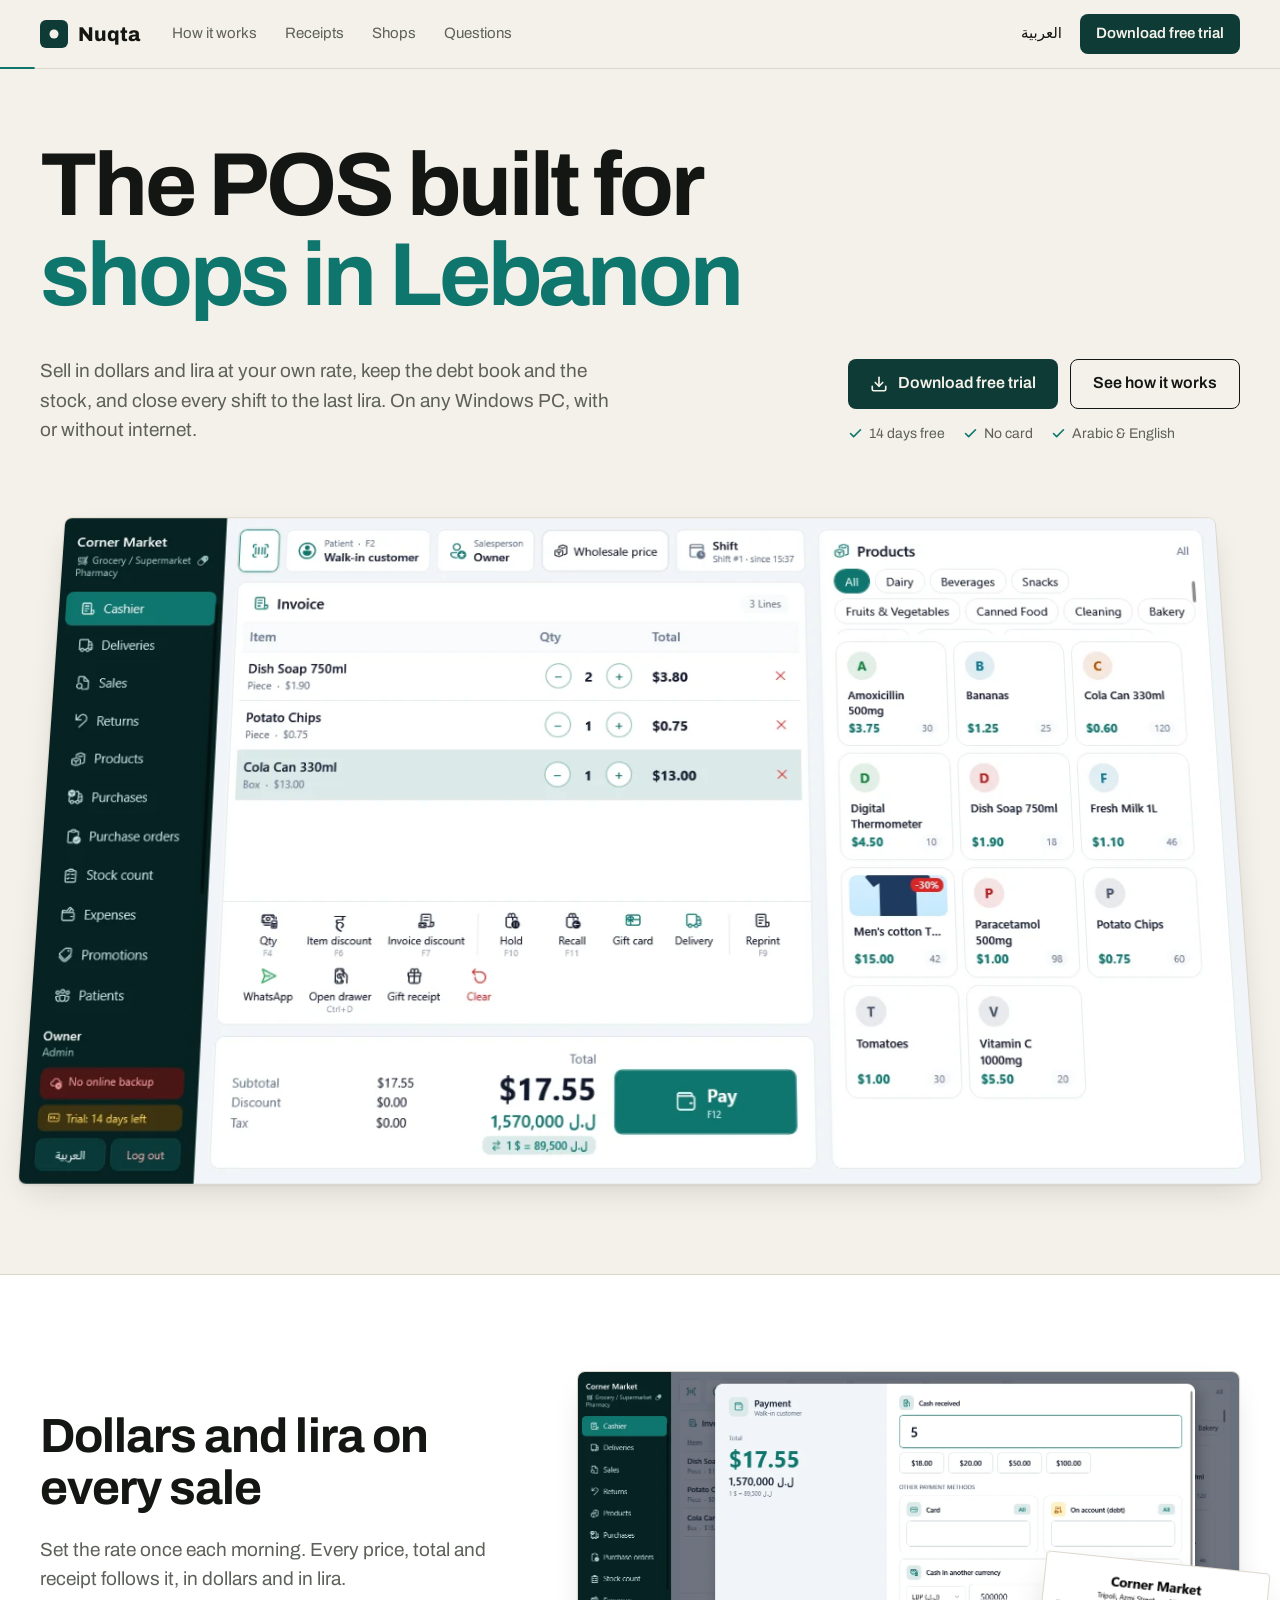
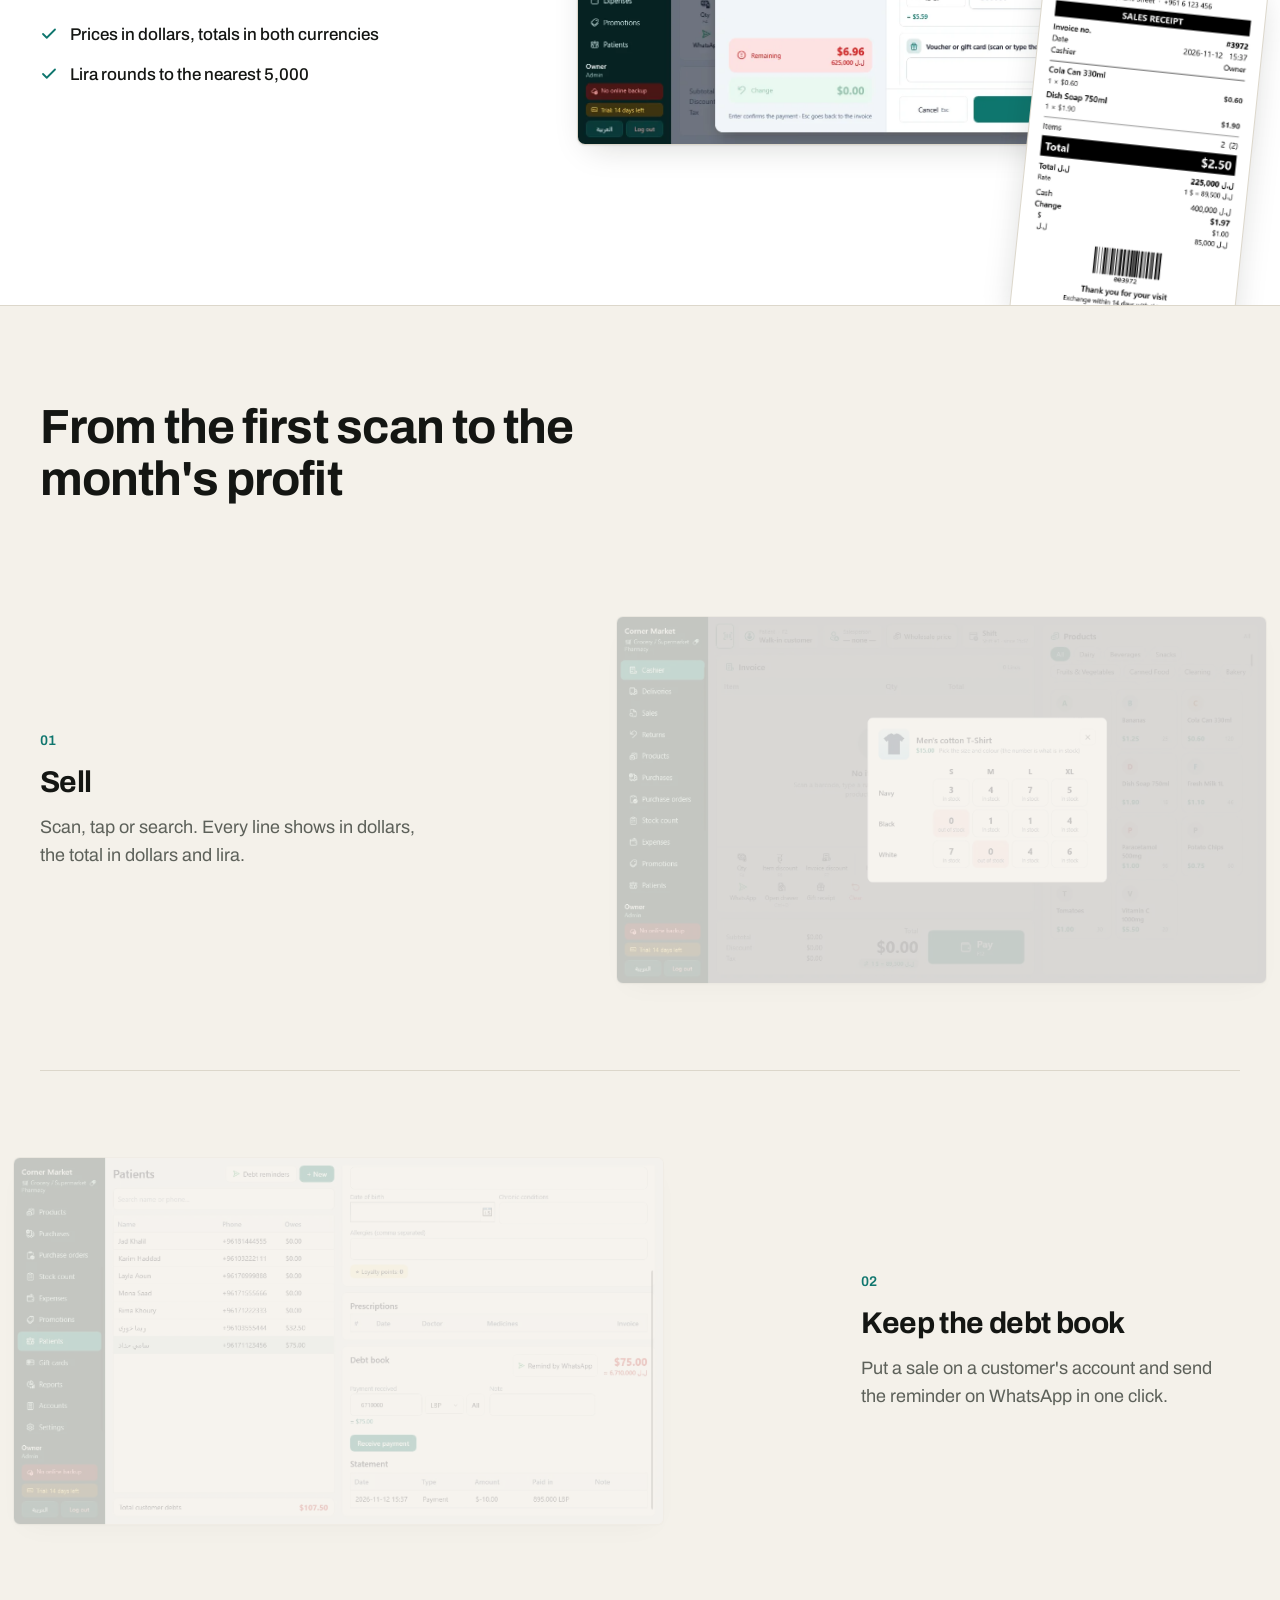
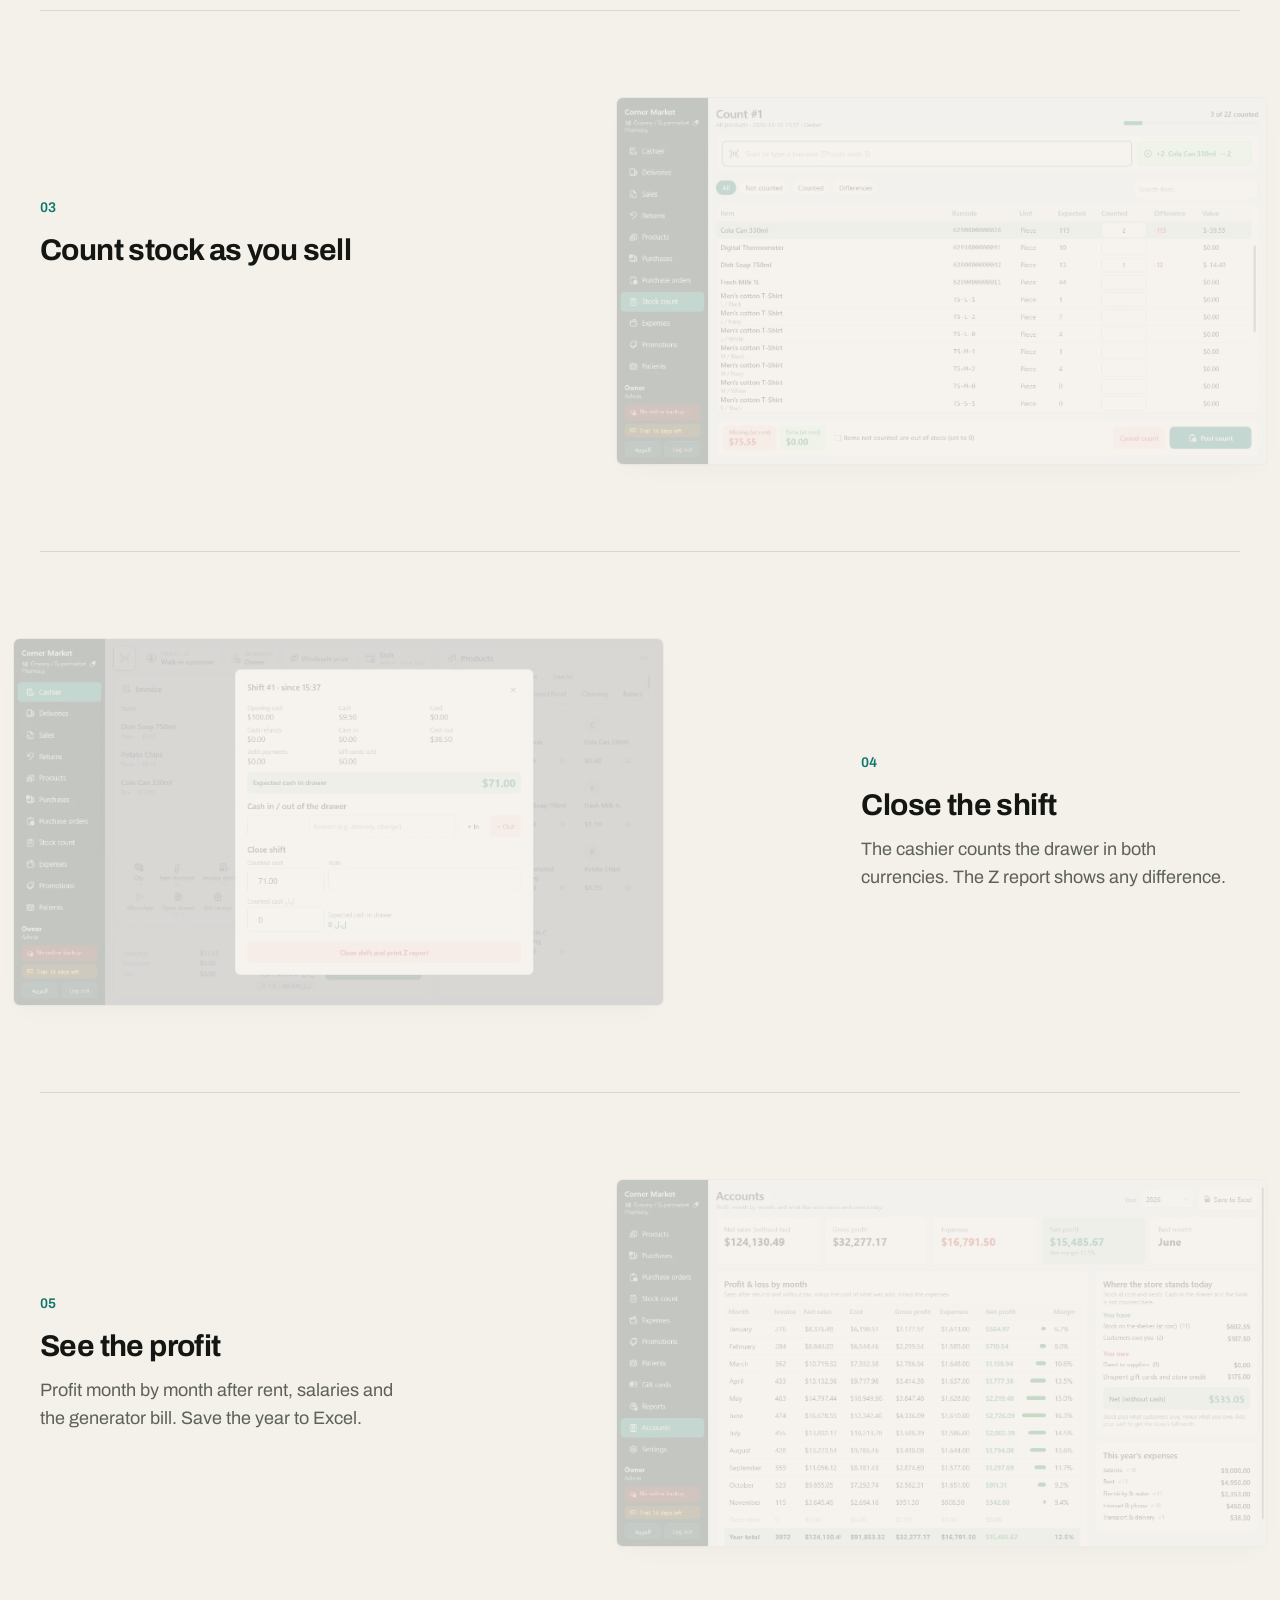
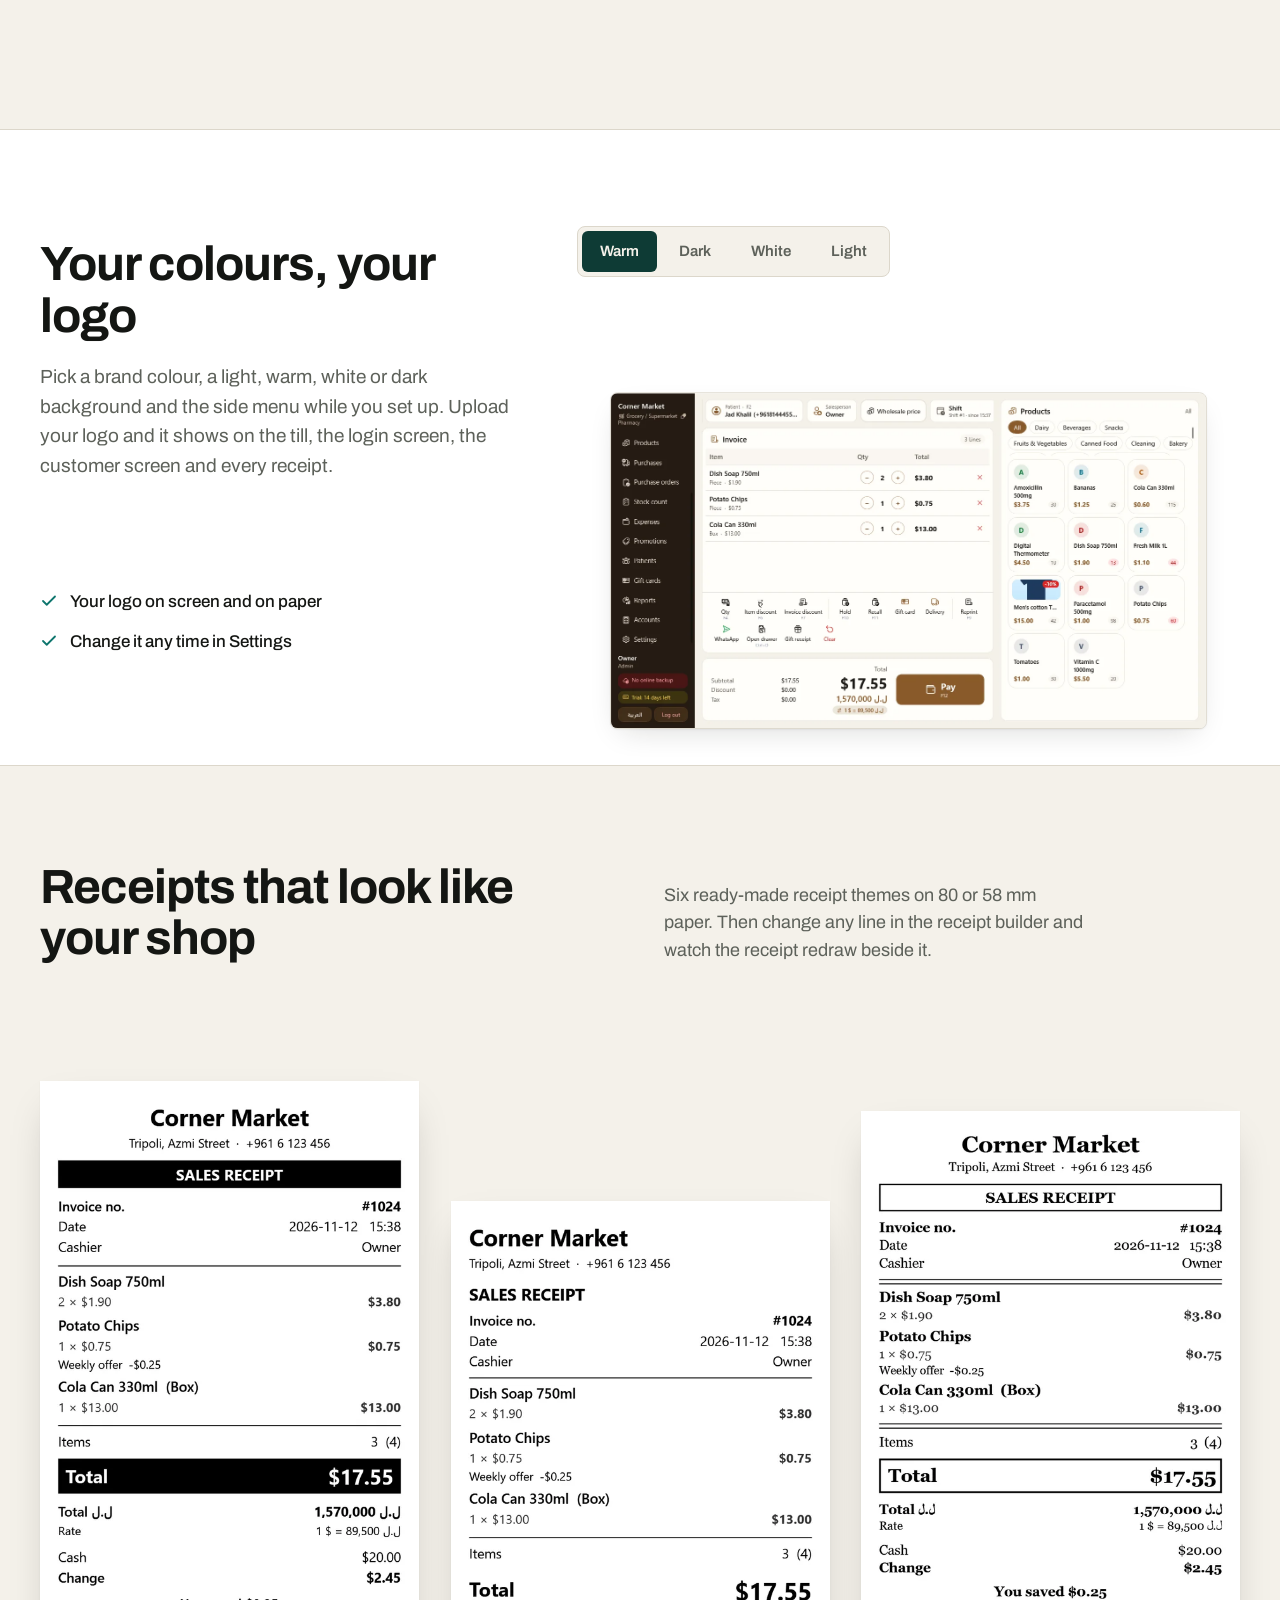
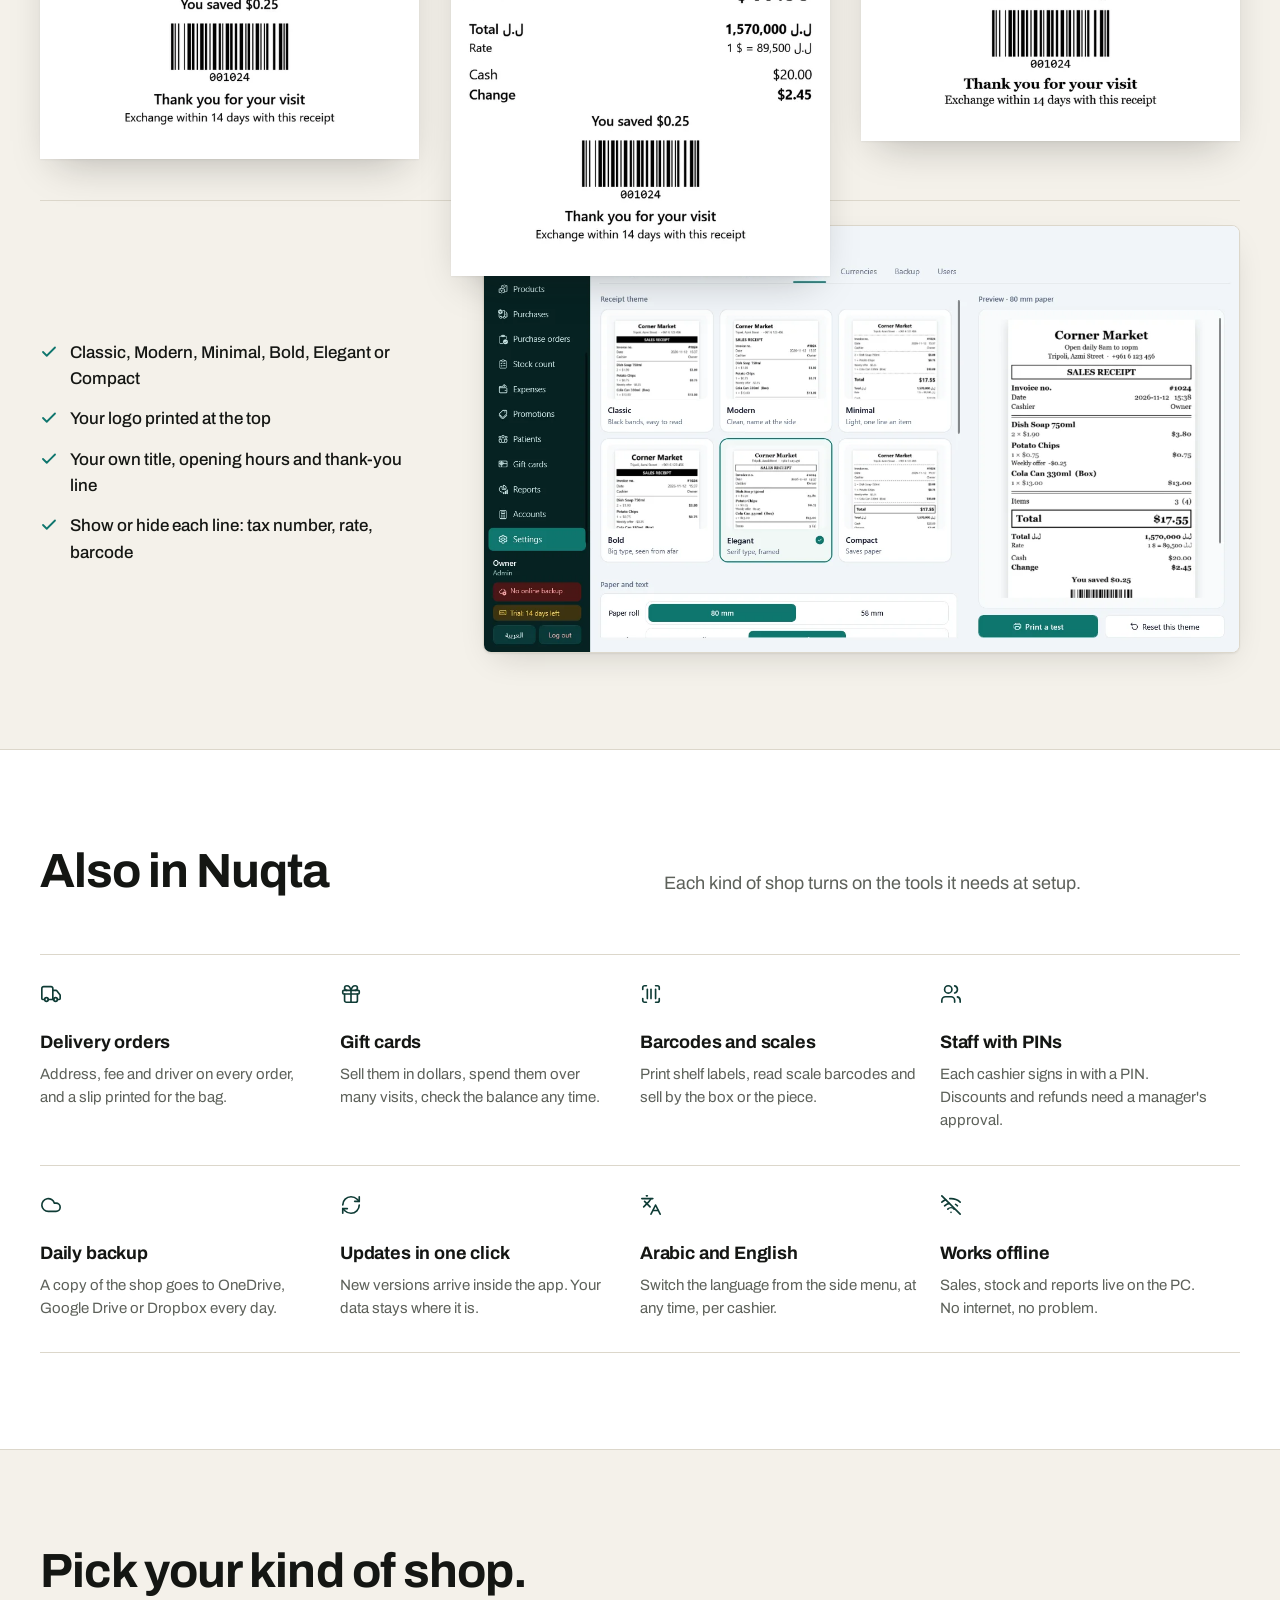
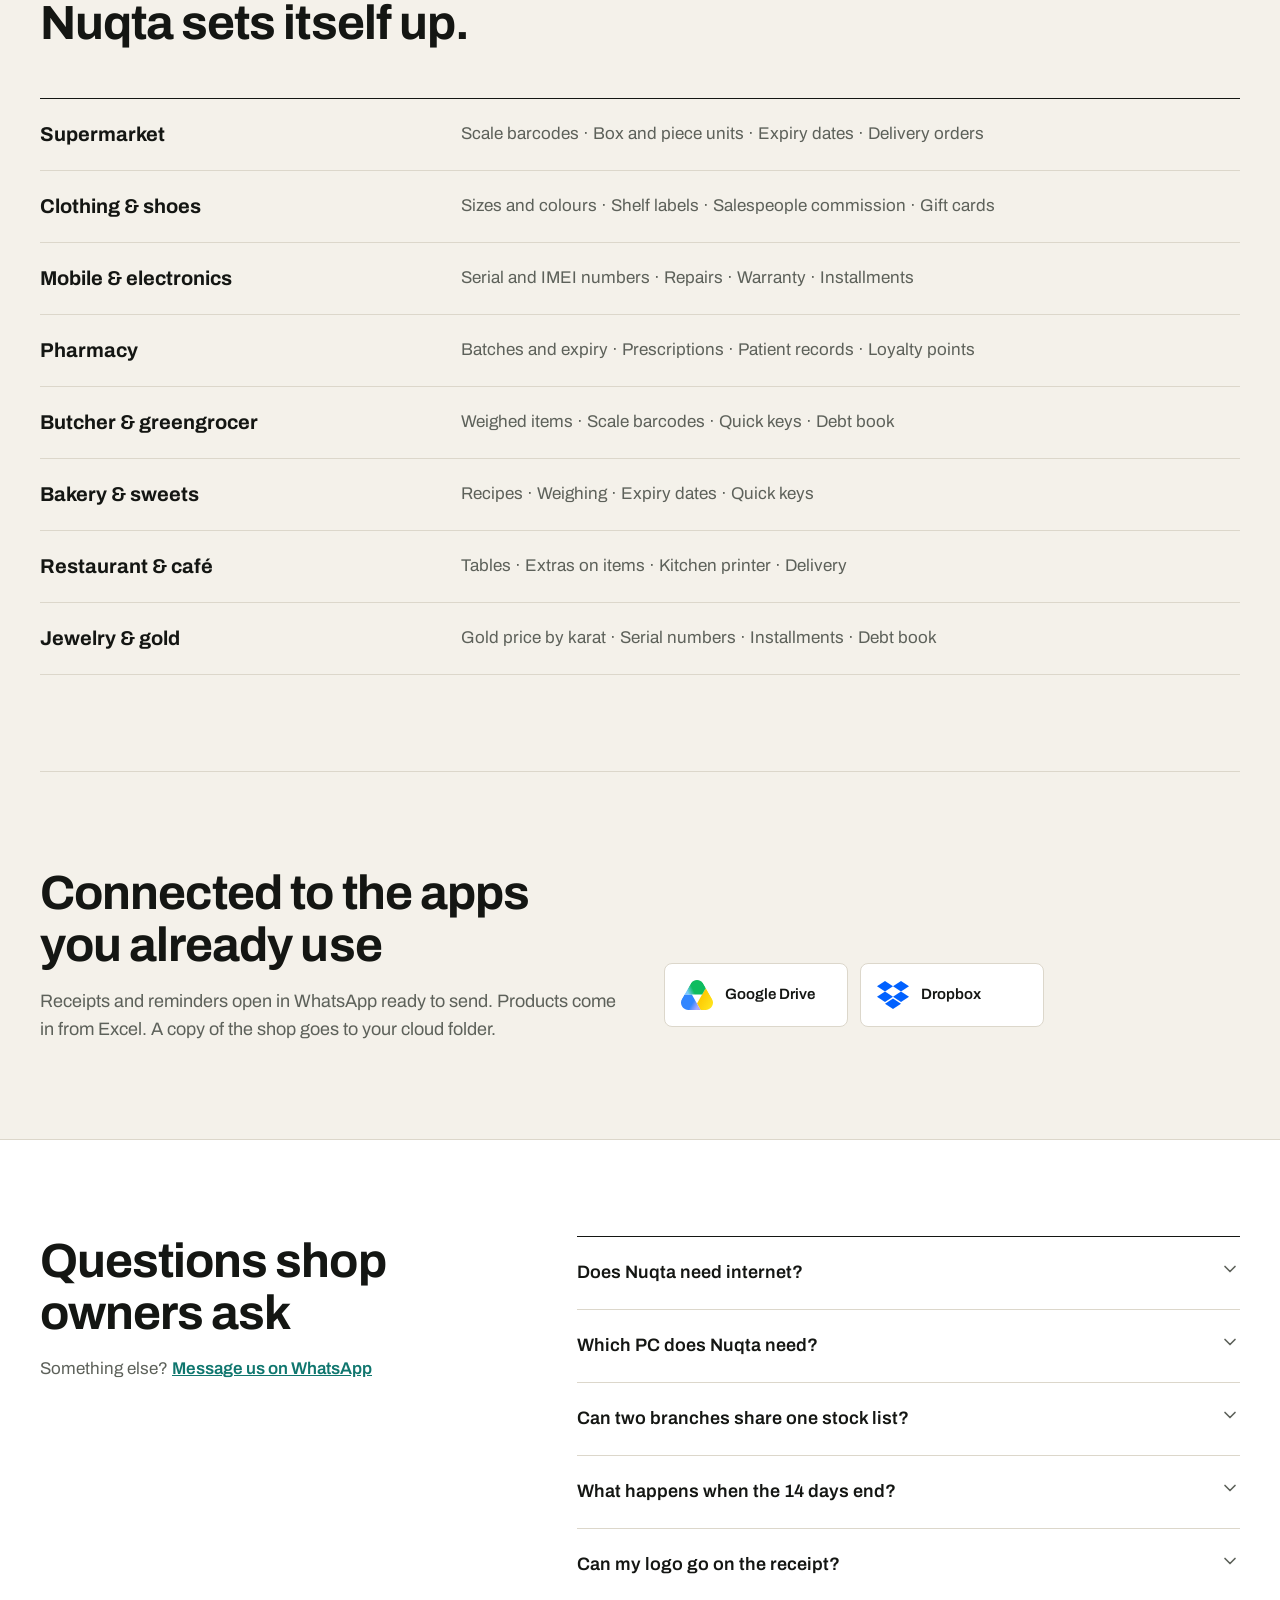
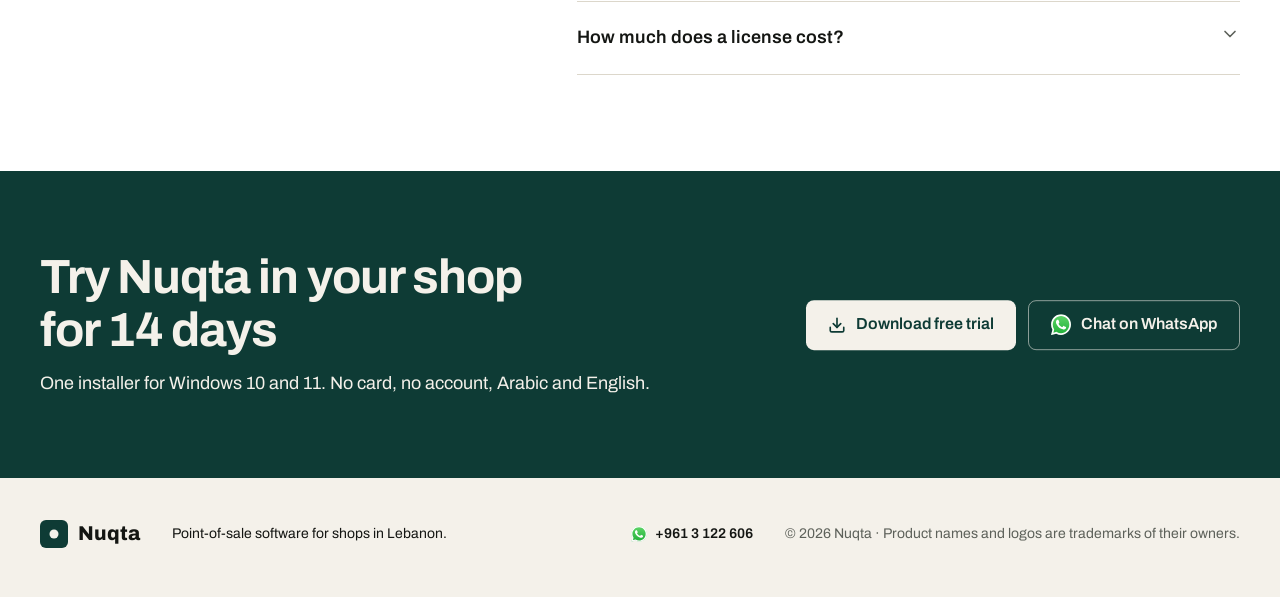
<file: index.html>
<!doctype html>
<html lang="en" dir="ltr">
<head>
<meta charset="utf-8">
<meta name="viewport" content="width=device-width, initial-scale=1, viewport-fit=cover">
<title>Nuqta: point-of-sale software for shops in Lebanon</title>
<meta name="description" content="A Windows POS that sells in dollars and lira at your own rate, keeps the stock and the debt book, and works without internet. Free for 14 days.">
<meta property="og:type" content="website">
<meta property="og:title" content="Nuqta: point-of-sale software for shops in Lebanon">
<meta property="og:description" content="A Windows POS that sells in dollars and lira at your own rate, keeps the stock and the debt book, and works without internet. Free for 14 days.">
<meta property="og:image" content="https://alikarakalla.github.io/nuqta-releases/share.jpg">
<meta property="og:url" content="https://alikarakalla.github.io/nuqta-releases/">
<meta name="twitter:card" content="summary_large_image">
<meta property="og:locale" content="en_US">
<meta name="twitter:card" content="summary_large_image">
<meta name="theme-color" content="#f4f1ea">
<link rel="icon" href="favicon.svg" type="image/svg+xml">
<link rel="alternate" hreflang="en" href="./assets/index-Bs4_-y1G.html">
<link rel="alternate" hreflang="ar" href="./assets/ar-CXMSVB9Q.html">
<link rel="preconnect" href="https://fonts.googleapis.com">
<link rel="preconnect" href="https://fonts.gstatic.com" crossorigin>
<link href="https://fonts.googleapis.com/css2?family=Archivo:wght@400..800&family=IBM+Plex+Sans+Arabic:wght@400;500;600;700&display=swap" rel="stylesheet">
  <script type="module" crossorigin src="./assets/main-Fm1byohD.js"></script>
  <link rel="stylesheet" crossorigin href="./assets/main-ByzgecFX.css">
</head>
<body><div id="root"><link rel="preload" as="image" href="screens/en/till.webp"/><link rel="preload" as="image" href="screens/en/look-warm.webp"/><link rel="preload" as="image" href="icons/whatsapp-icon.svg"/><a class="skip" href="#main">Skip to content</a><header class="top"><div class="wrap top__bar"><a class="logo" href="#top" aria-label="Nuqta"><svg class="mark" viewBox="0 0 28 28" width="28" height="28" aria-hidden="true"><rect width="28" height="28" rx="6" fill="currentColor"></rect><circle cx="14" cy="14" r="4.5" fill="#f4f1ea"></circle></svg><span>Nuqta</span></a><nav class="top__links" aria-label="Main"><a href="#story">How it works</a><a href="#receipts">Receipts</a><a href="#shops">Shops</a><a href="#faq">Questions</a></nav><div class="top__end"><a class="top__lang" href="ar.html" lang="ar" hrefLang="ar">العربية</a><a class="btn btn--solid btn--small" href="https://github.com/Alikarakalla/nuqta-releases/releases/latest/download/Nuqta-win-Setup.exe">Download free trial</a></div></div><div class="progress" aria-hidden="true" style="transform:scaleX(0)"></div></header><main id="main"><section class="hero" id="top"><div class="wrap"><h1 class="hero__h1" style="opacity:0;transform:translateY(32px)">The POS built for<!-- --> <span>shops in Lebanon</span></h1><div class="hero__row"><p class="hero__sub" style="opacity:0;transform:translateY(32px)">Sell in dollars and lira at your own rate, keep the debt book and the stock, and close every shift to the last lira. On any Windows PC, with or without internet.</p><div class="hero__act" style="opacity:0;transform:translateY(32px)"><div class="hero__btns"><a class="btn btn--solid" href="https://github.com/Alikarakalla/nuqta-releases/releases/latest/download/Nuqta-win-Setup.exe"><svg xmlns="http://www.w3.org/2000/svg" width="18" height="18" viewBox="0 0 24 24" fill="none" stroke="currentColor" stroke-width="2.2" stroke-linecap="round" stroke-linejoin="round" class="lucide lucide-download" aria-hidden="true"><path d="M21 15v4a2 2 0 0 1-2 2H5a2 2 0 0 1-2-2v-4"></path><polyline points="7 10 12 15 17 10"></polyline><line x1="12" x2="12" y1="15" y2="3"></line></svg><span>Download free trial</span></a><a class="btn btn--line" href="#story">See how it works</a></div><ul class="facts"><li><svg xmlns="http://www.w3.org/2000/svg" width="15" height="15" viewBox="0 0 24 24" fill="none" stroke="currentColor" stroke-width="2.6" stroke-linecap="round" stroke-linejoin="round" class="lucide lucide-check" aria-hidden="true"><path d="M20 6 9 17l-5-5"></path></svg>14 days free</li><li><svg xmlns="http://www.w3.org/2000/svg" width="15" height="15" viewBox="0 0 24 24" fill="none" stroke="currentColor" stroke-width="2.6" stroke-linecap="round" stroke-linejoin="round" class="lucide lucide-check" aria-hidden="true"><path d="M20 6 9 17l-5-5"></path></svg>No card</li><li><svg xmlns="http://www.w3.org/2000/svg" width="15" height="15" viewBox="0 0 24 24" fill="none" stroke="currentColor" stroke-width="2.6" stroke-linecap="round" stroke-linejoin="round" class="lucide lucide-check" aria-hidden="true"><path d="M20 6 9 17l-5-5"></path></svg>Arabic &amp; English</li></ul></div></div></div><div class="wrap hero__media"><div class="stage"><figure class="frame" style="transform:translateY(40px) scale(0.9) rotateX(22deg)"><img class="shot" src="screens/en/till.webp" alt="Nuqta&#x27;s till: an invoice with three items, the total in dollars and lira, and the product tiles" width="1350" height="761" loading="eager" decoding="async"/></figure></div></div></section><section class="rate" id="rate"><div class="wrap rate__grid"><div class="rate__text"><h2 class="sec-h" style="opacity:0;transform:translateY(32px)">Dollars and lira on every sale</h2><p class="lead" style="opacity:0;transform:translateY(32px)">Set the rate once each morning. Every price, total and receipt follows it, in dollars and in lira.</p><ul class="ticks"><li style="opacity:0;transform:translateY(16px)"><svg xmlns="http://www.w3.org/2000/svg" width="18" height="18" viewBox="0 0 24 24" fill="none" stroke="currentColor" stroke-width="2.4" stroke-linecap="round" stroke-linejoin="round" class="lucide lucide-check" aria-hidden="true"><path d="M20 6 9 17l-5-5"></path></svg>Prices in dollars, totals in both currencies</li><li style="opacity:0;transform:translateY(16px)"><svg xmlns="http://www.w3.org/2000/svg" width="18" height="18" viewBox="0 0 24 24" fill="none" stroke="currentColor" stroke-width="2.4" stroke-linecap="round" stroke-linejoin="round" class="lucide lucide-check" aria-hidden="true"><path d="M20 6 9 17l-5-5"></path></svg>Lira rounds to the nearest 5,000</li><li style="opacity:0;transform:translateY(16px)"><svg xmlns="http://www.w3.org/2000/svg" width="18" height="18" viewBox="0 0 24 24" fill="none" stroke="currentColor" stroke-width="2.4" stroke-linecap="round" stroke-linejoin="round" class="lucide lucide-check" aria-hidden="true"><path d="M20 6 9 17l-5-5"></path></svg>Change in dollars, lira or a mix</li><li style="opacity:0;transform:translateY(16px)"><svg xmlns="http://www.w3.org/2000/svg" width="18" height="18" viewBox="0 0 24 24" fill="none" stroke="currentColor" stroke-width="2.4" stroke-linecap="round" stroke-linejoin="round" class="lucide lucide-check" aria-hidden="true"><path d="M20 6 9 17l-5-5"></path></svg>The rate on every receipt</li></ul></div><div class="rate__media"><div style="opacity:0;transform:translateY(32px)"><figure class="frame"><img class="shot" src="screens/en/pay.webp" alt="Dollars, lira or both. Lira rounds to the nearest 5,000 and the change splits the way the customer asks." width="1350" height="761" loading="lazy" decoding="async"/></figure></div><figure class="receipt" style="transform:translateY(120px) rotate(6deg)"><img class="shot" src="screens/en/receipt.webp" alt="A printed Nuqta receipt: the total in dollars and lira, paid in lira, the change given in dollars and lira" width="560" height="953" loading="lazy" decoding="async"/></figure></div></div></section><section class="story" id="story"><div class="wrap"><h2 class="sec-h" style="opacity:0;transform:translateY(32px)">From the first scan to the month&#x27;s profit</h2><article class="row"><div class="row__text"><span class="row__n num" style="opacity:0;transform:translateY(12px)">01</span><h3 style="opacity:0;transform:translateY(32px)">Sell</h3><p style="opacity:0;transform:translateY(32px)">Scan, tap or search. Every line shows in dollars, the total in dollars and lira.</p></div><figure class="frame" style="opacity:0.2;transform:translateX(80px) scale(0.86)"><img class="shot" src="screens/en/tiles.webp" alt="Sell: Scan, tap or search. Every line shows in dollars, the total in dollars and lira." width="1350" height="761" loading="lazy" decoding="async"/></figure></article><article class="row row--flip"><div class="row__text"><span class="row__n num" style="opacity:0;transform:translateY(12px)">02</span><h3 style="opacity:0;transform:translateY(32px)">Keep the debt book</h3><p style="opacity:0;transform:translateY(32px)">Put a sale on a customer&#x27;s account and send the reminder on WhatsApp in one click.</p></div><figure class="frame" style="opacity:0.2;transform:translateX(-80px) scale(0.86)"><img class="shot" src="screens/en/debt.webp" alt="Keep the debt book: Put a sale on a customer&#x27;s account and send the reminder on WhatsApp in one click." width="1350" height="761" loading="lazy" decoding="async"/></figure></article><article class="row"><div class="row__text"><span class="row__n num" style="opacity:0;transform:translateY(12px)">03</span><h3 style="opacity:0;transform:translateY(32px)">Count stock as you sell</h3><p style="opacity:0;transform:translateY(32px)">Barcodes, scale labels and boxes take stock down at the till. Low items show before the shelf is empty.</p></div><figure class="frame" style="opacity:0.2;transform:translateX(80px) scale(0.86)"><img class="shot" src="screens/en/count.webp" alt="Count stock as you sell: Barcodes, scale labels and boxes take stock down at the till. Low items show before the shelf is empty." width="1350" height="761" loading="lazy" decoding="async"/></figure></article><article class="row row--flip"><div class="row__text"><span class="row__n num" style="opacity:0;transform:translateY(12px)">04</span><h3 style="opacity:0;transform:translateY(32px)">Close the shift</h3><p style="opacity:0;transform:translateY(32px)">The cashier counts the drawer in both currencies. The Z report shows any difference.</p></div><figure class="frame" style="opacity:0.2;transform:translateX(-80px) scale(0.86)"><img class="shot" src="screens/en/shift.webp" alt="Close the shift: The cashier counts the drawer in both currencies. The Z report shows any difference." width="1350" height="761" loading="lazy" decoding="async"/></figure></article><article class="row"><div class="row__text"><span class="row__n num" style="opacity:0;transform:translateY(12px)">05</span><h3 style="opacity:0;transform:translateY(32px)">See the profit</h3><p style="opacity:0;transform:translateY(32px)">Profit month by month after rent, salaries and the generator bill. Save the year to Excel.</p></div><figure class="frame" style="opacity:0.2;transform:translateX(80px) scale(0.86)"><img class="shot" src="screens/en/accounts.webp" alt="See the profit: Profit month by month after rent, salaries and the generator bill. Save the year to Excel." width="1350" height="761" loading="lazy" decoding="async"/></figure></article></div></section><section class="looks" id="look"><div class="wrap looks__grid"><div class="looks__text"><h2 class="sec-h" style="opacity:0;transform:translateY(32px)">Your colours, your logo</h2><p class="lead" style="opacity:0;transform:translateY(32px)">Pick a brand colour, a light, warm, white or dark background and the side menu while you set up. Upload your logo and it shows on the till, the login screen, the customer screen and every receipt.</p><ul class="ticks"><li style="opacity:0;transform:translateY(16px)"><svg xmlns="http://www.w3.org/2000/svg" width="18" height="18" viewBox="0 0 24 24" fill="none" stroke="currentColor" stroke-width="2.4" stroke-linecap="round" stroke-linejoin="round" class="lucide lucide-check" aria-hidden="true"><path d="M20 6 9 17l-5-5"></path></svg>12 brand colours, or your own</li><li style="opacity:0;transform:translateY(16px)"><svg xmlns="http://www.w3.org/2000/svg" width="18" height="18" viewBox="0 0 24 24" fill="none" stroke="currentColor" stroke-width="2.4" stroke-linecap="round" stroke-linejoin="round" class="lucide lucide-check" aria-hidden="true"><path d="M20 6 9 17l-5-5"></path></svg>Dark mode for evening shifts</li><li style="opacity:0;transform:translateY(16px)"><svg xmlns="http://www.w3.org/2000/svg" width="18" height="18" viewBox="0 0 24 24" fill="none" stroke="currentColor" stroke-width="2.4" stroke-linecap="round" stroke-linejoin="round" class="lucide lucide-check" aria-hidden="true"><path d="M20 6 9 17l-5-5"></path></svg>Your logo on screen and on paper</li><li style="opacity:0;transform:translateY(16px)"><svg xmlns="http://www.w3.org/2000/svg" width="18" height="18" viewBox="0 0 24 24" fill="none" stroke="currentColor" stroke-width="2.4" stroke-linecap="round" stroke-linejoin="round" class="lucide lucide-check" aria-hidden="true"><path d="M20 6 9 17l-5-5"></path></svg>Change it any time in Settings</li></ul></div><div class="looks__media"><div class="seg" role="tablist" aria-label="Your colours, your logo"><button type="button" role="tab" aria-selected="true" class="is-on">Warm</button><button type="button" role="tab" aria-selected="false" class="">Dark</button><button type="button" role="tab" aria-selected="false" class="">White</button><button type="button" role="tab" aria-selected="false" class="">Light</button></div><figure class="frame looks__frame" style="transform:translateY(60px) scale(0.9)"><img class="shot looks__shot is-on" src="screens/en/look-warm.webp" alt="The Nuqta till in the Warm look" width="1350" height="761" loading="eager" decoding="async" aria-hidden="false"/><img class="shot looks__shot" src="screens/en/look-dark.webp" alt="The Nuqta till in the Dark look" width="1350" height="761" loading="lazy" decoding="async" aria-hidden="true"/><img class="shot looks__shot" src="screens/en/look-white.webp" alt="The Nuqta till in the White look" width="1350" height="761" loading="lazy" decoding="async" aria-hidden="true"/><img class="shot looks__shot" src="screens/en/till.webp" alt="The Nuqta till in the Light look" width="1350" height="761" loading="lazy" decoding="async" aria-hidden="true"/></figure></div></div></section><section class="receipts" id="receipts"><div class="wrap"><div class="sec-head"><h2 class="sec-h" style="opacity:0;transform:translateY(32px)">Receipts that look like your shop</h2><p class="muted" style="opacity:0;transform:translateY(32px)">Six ready-made receipt themes on 80 or 58 mm paper. Then change any line in the receipt builder and watch the receipt redraw beside it.</p></div><div class="receipts__row"><figure class="paper" style="transform:translateY(60px)"><img class="shot" src="screens/en/rc-classic.webp" alt="Classic receipt theme" width="560" height="1000" loading="lazy" decoding="async"/></figure><figure class="paper" style="transform:translateY(140px)"><img class="shot" src="screens/en/rc-modern.webp" alt="Modern receipt theme" width="560" height="1000" loading="lazy" decoding="async"/></figure><figure class="paper" style="transform:translateY(90px)"><img class="shot" src="screens/en/rc-elegant.webp" alt="Elegant receipt theme" width="560" height="1000" loading="lazy" decoding="async"/></figure></div><div class="receipts__builder"><ul class="ticks"><li style="opacity:0;transform:translateY(16px)"><svg xmlns="http://www.w3.org/2000/svg" width="18" height="18" viewBox="0 0 24 24" fill="none" stroke="currentColor" stroke-width="2.4" stroke-linecap="round" stroke-linejoin="round" class="lucide lucide-check" aria-hidden="true"><path d="M20 6 9 17l-5-5"></path></svg>Classic, Modern, Minimal, Bold, Elegant or Compact</li><li style="opacity:0;transform:translateY(16px)"><svg xmlns="http://www.w3.org/2000/svg" width="18" height="18" viewBox="0 0 24 24" fill="none" stroke="currentColor" stroke-width="2.4" stroke-linecap="round" stroke-linejoin="round" class="lucide lucide-check" aria-hidden="true"><path d="M20 6 9 17l-5-5"></path></svg>Your logo printed at the top</li><li style="opacity:0;transform:translateY(16px)"><svg xmlns="http://www.w3.org/2000/svg" width="18" height="18" viewBox="0 0 24 24" fill="none" stroke="currentColor" stroke-width="2.4" stroke-linecap="round" stroke-linejoin="round" class="lucide lucide-check" aria-hidden="true"><path d="M20 6 9 17l-5-5"></path></svg>Your own title, opening hours and thank-you line</li><li style="opacity:0;transform:translateY(16px)"><svg xmlns="http://www.w3.org/2000/svg" width="18" height="18" viewBox="0 0 24 24" fill="none" stroke="currentColor" stroke-width="2.4" stroke-linecap="round" stroke-linejoin="round" class="lucide lucide-check" aria-hidden="true"><path d="M20 6 9 17l-5-5"></path></svg>Show or hide each line: tax number, rate, barcode</li></ul><div style="opacity:0;transform:translateY(32px)"><figure class="frame"><img class="shot" src="screens/en/receipt-builder.webp" alt="The receipt builder in Nuqta settings, with the receipt redrawn beside the choices" width="1350" height="761" loading="lazy" decoding="async"/></figure></div></div></div></section><section class="more" id="features"><div class="wrap"><div class="sec-head"><h2 class="sec-h" style="opacity:0;transform:translateY(32px)">Also in Nuqta</h2><p class="muted" style="opacity:0;transform:translateY(32px)">Each kind of shop turns on the tools it needs at setup.</p></div><ul class="list"><li style="opacity:0;transform:translateY(24px)"><svg xmlns="http://www.w3.org/2000/svg" width="22" height="22" viewBox="0 0 24 24" fill="none" stroke="currentColor" stroke-width="1.8" stroke-linecap="round" stroke-linejoin="round" class="lucide lucide-truck" aria-hidden="true"><path d="M14 18V6a2 2 0 0 0-2-2H4a2 2 0 0 0-2 2v11a1 1 0 0 0 1 1h2"></path><path d="M15 18H9"></path><path d="M19 18h2a1 1 0 0 0 1-1v-3.65a1 1 0 0 0-.22-.624l-3.48-4.35A1 1 0 0 0 17.52 8H14"></path><circle cx="17" cy="18" r="2"></circle><circle cx="7" cy="18" r="2"></circle></svg><h3>Delivery orders</h3><p>Address, fee and driver on every order, and a slip printed for the bag.</p></li><li style="opacity:0;transform:translateY(24px)"><svg xmlns="http://www.w3.org/2000/svg" width="22" height="22" viewBox="0 0 24 24" fill="none" stroke="currentColor" stroke-width="1.8" stroke-linecap="round" stroke-linejoin="round" class="lucide lucide-gift" aria-hidden="true"><rect x="3" y="8" width="18" height="4" rx="1"></rect><path d="M12 8v13"></path><path d="M19 12v7a2 2 0 0 1-2 2H7a2 2 0 0 1-2-2v-7"></path><path d="M7.5 8a2.5 2.5 0 0 1 0-5A4.8 8 0 0 1 12 8a4.8 8 0 0 1 4.5-5 2.5 2.5 0 0 1 0 5"></path></svg><h3>Gift cards</h3><p>Sell them in dollars, spend them over many visits, check the balance any time.</p></li><li style="opacity:0;transform:translateY(24px)"><svg xmlns="http://www.w3.org/2000/svg" width="22" height="22" viewBox="0 0 24 24" fill="none" stroke="currentColor" stroke-width="1.8" stroke-linecap="round" stroke-linejoin="round" class="lucide lucide-scan-barcode" aria-hidden="true"><path d="M3 7V5a2 2 0 0 1 2-2h2"></path><path d="M17 3h2a2 2 0 0 1 2 2v2"></path><path d="M21 17v2a2 2 0 0 1-2 2h-2"></path><path d="M7 21H5a2 2 0 0 1-2-2v-2"></path><path d="M8 7v10"></path><path d="M12 7v10"></path><path d="M17 7v10"></path></svg><h3>Barcodes and scales</h3><p>Print shelf labels, read scale barcodes and sell by the box or the piece.</p></li><li style="opacity:0;transform:translateY(24px)"><svg xmlns="http://www.w3.org/2000/svg" width="22" height="22" viewBox="0 0 24 24" fill="none" stroke="currentColor" stroke-width="1.8" stroke-linecap="round" stroke-linejoin="round" class="lucide lucide-users" aria-hidden="true"><path d="M16 21v-2a4 4 0 0 0-4-4H6a4 4 0 0 0-4 4v2"></path><circle cx="9" cy="7" r="4"></circle><path d="M22 21v-2a4 4 0 0 0-3-3.87"></path><path d="M16 3.13a4 4 0 0 1 0 7.75"></path></svg><h3>Staff with PINs</h3><p>Each cashier signs in with a PIN. Discounts and refunds need a manager&#x27;s approval.</p></li><li style="opacity:0;transform:translateY(24px)"><svg xmlns="http://www.w3.org/2000/svg" width="22" height="22" viewBox="0 0 24 24" fill="none" stroke="currentColor" stroke-width="1.8" stroke-linecap="round" stroke-linejoin="round" class="lucide lucide-cloud" aria-hidden="true"><path d="M17.5 19H9a7 7 0 1 1 6.71-9h1.79a4.5 4.5 0 1 1 0 9Z"></path></svg><h3>Daily backup</h3><p>A copy of the shop goes to OneDrive, Google Drive or Dropbox every day.</p></li><li style="opacity:0;transform:translateY(24px)"><svg xmlns="http://www.w3.org/2000/svg" width="22" height="22" viewBox="0 0 24 24" fill="none" stroke="currentColor" stroke-width="1.8" stroke-linecap="round" stroke-linejoin="round" class="lucide lucide-refresh-cw" aria-hidden="true"><path d="M3 12a9 9 0 0 1 9-9 9.75 9.75 0 0 1 6.74 2.74L21 8"></path><path d="M21 3v5h-5"></path><path d="M21 12a9 9 0 0 1-9 9 9.75 9.75 0 0 1-6.74-2.74L3 16"></path><path d="M8 16H3v5"></path></svg><h3>Updates in one click</h3><p>New versions arrive inside the app. Your data stays where it is.</p></li><li style="opacity:0;transform:translateY(24px)"><svg xmlns="http://www.w3.org/2000/svg" width="22" height="22" viewBox="0 0 24 24" fill="none" stroke="currentColor" stroke-width="1.8" stroke-linecap="round" stroke-linejoin="round" class="lucide lucide-languages" aria-hidden="true"><path d="m5 8 6 6"></path><path d="m4 14 6-6 2-3"></path><path d="M2 5h12"></path><path d="M7 2h1"></path><path d="m22 22-5-10-5 10"></path><path d="M14 18h6"></path></svg><h3>Arabic and English</h3><p>Switch the language from the side menu, at any time, per cashier.</p></li><li style="opacity:0;transform:translateY(24px)"><svg xmlns="http://www.w3.org/2000/svg" width="22" height="22" viewBox="0 0 24 24" fill="none" stroke="currentColor" stroke-width="1.8" stroke-linecap="round" stroke-linejoin="round" class="lucide lucide-wifi-off" aria-hidden="true"><path d="M12 20h.01"></path><path d="M8.5 16.429a5 5 0 0 1 7 0"></path><path d="M5 12.859a10 10 0 0 1 5.17-2.69"></path><path d="M19 12.859a10 10 0 0 0-2.007-1.523"></path><path d="M2 8.82a15 15 0 0 1 4.177-2.643"></path><path d="M22 8.82a15 15 0 0 0-11.288-3.764"></path><path d="m2 2 20 20"></path></svg><h3>Works offline</h3><p>Sales, stock and reports live on the PC. No internet, no problem.</p></li></ul></div></section><section class="shops" id="shops"><div class="wrap"><h2 class="sec-h" style="opacity:0;transform:translateY(32px)">Pick your kind of shop. Nuqta sets itself up.</h2><dl class="table"><div class="table__row" style="opacity:0;transform:translateX(-40px)"><dt>Supermarket</dt><dd>Scale barcodes · Box and piece units · Expiry dates · Delivery orders</dd></div><div class="table__row" style="opacity:0;transform:translateX(-40px)"><dt>Clothing &amp; shoes</dt><dd>Sizes and colours · Shelf labels · Salespeople commission · Gift cards</dd></div><div class="table__row" style="opacity:0;transform:translateX(-40px)"><dt>Mobile &amp; electronics</dt><dd>Serial and IMEI numbers · Repairs · Warranty · Installments</dd></div><div class="table__row" style="opacity:0;transform:translateX(-40px)"><dt>Pharmacy</dt><dd>Batches and expiry · Prescriptions · Patient records · Loyalty points</dd></div><div class="table__row" style="opacity:0;transform:translateX(-40px)"><dt>Butcher &amp; greengrocer</dt><dd>Weighed items · Scale barcodes · Quick keys · Debt book</dd></div><div class="table__row" style="opacity:0;transform:translateX(-40px)"><dt>Bakery &amp; sweets</dt><dd>Recipes · Weighing · Expiry dates · Quick keys</dd></div><div class="table__row" style="opacity:0;transform:translateX(-40px)"><dt>Restaurant &amp; café</dt><dd>Tables · Extras on items · Kitchen printer · Delivery</dd></div><div class="table__row" style="opacity:0;transform:translateX(-40px)"><dt>Jewelry &amp; gold</dt><dd>Gold price by karat · Serial numbers · Installments · Debt book</dd></div></dl></div></section><section class="tools"><div class="wrap tools__grid"><div><h2 class="sec-h" style="opacity:0;transform:translateY(32px)">Connected to the apps you already use</h2><p class="muted" style="opacity:0;transform:translateY(32px)">Receipts and reminders open in WhatsApp ready to send. Products come in from Excel. A copy of the shop goes to your cloud folder.</p></div><ul class="apps"><li style="opacity:0;transform:translateY(20px)"><img src="icons/whatsapp-icon.svg" alt="" width="32" height="32" loading="lazy"/><span>WhatsApp</span></li><li style="opacity:0;transform:translateY(20px)"><img src="icons/xlsx.svg" alt="" width="32" height="32" loading="lazy"/><span>Excel</span></li><li style="opacity:0;transform:translateY(20px)"><img src="icons/microsoft-onedrive.svg" alt="" width="32" height="32" loading="lazy"/><span>OneDrive</span></li><li style="opacity:0;transform:translateY(20px)"><img src="icons/google-drive.svg" alt="" width="32" height="32" loading="lazy"/><span>Google Drive</span></li><li style="opacity:0;transform:translateY(20px)"><img src="icons/dropbox.svg" alt="" width="32" height="32" loading="lazy"/><span>Dropbox</span></li></ul></div></section><section class="faq" id="faq"><div class="wrap faq__grid"><div><h2 class="sec-h" style="opacity:0;transform:translateY(32px)">Questions shop owners ask</h2><p class="muted" style="opacity:0;transform:translateY(32px)">Something else?<!-- --> <a href="https://wa.me/9613122606?text=Hello%2C%20I%20would%20like%20to%20know%20more%20about%20Nuqta." target="_blank" rel="noopener">Message us on WhatsApp</a></p></div><div class="faq__list" style="opacity:0;transform:translateY(32px)"><details><summary><span>Does Nuqta need internet?</span><svg xmlns="http://www.w3.org/2000/svg" width="20" height="20" viewBox="0 0 24 24" fill="none" stroke="currentColor" stroke-width="2" stroke-linecap="round" stroke-linejoin="round" class="lucide lucide-chevron-down" aria-hidden="true"><path d="m6 9 6 6 6-6"></path></svg></summary><p>No. Sales, stock and reports run on the PC. Internet is used only for updates and the daily copy to your cloud folder.</p></details><details><summary><span>Which PC does Nuqta need?</span><svg xmlns="http://www.w3.org/2000/svg" width="20" height="20" viewBox="0 0 24 24" fill="none" stroke="currentColor" stroke-width="2" stroke-linecap="round" stroke-linejoin="round" class="lucide lucide-chevron-down" aria-hidden="true"><path d="m6 9 6 6 6-6"></path></svg></summary><p>A 64-bit Windows 10 or 11 PC. Any receipt printer, barcode scanner or cash drawer that works with Windows works with Nuqta.</p></details><details><summary><span>Can two branches share one stock list?</span><svg xmlns="http://www.w3.org/2000/svg" width="20" height="20" viewBox="0 0 24 24" fill="none" stroke="currentColor" stroke-width="2" stroke-linecap="round" stroke-linejoin="round" class="lucide lucide-chevron-down" aria-hidden="true"><path d="m6 9 6 6 6-6"></path></svg></summary><p>Not yet. Each shop runs its own copy of Nuqta on its own PC.</p></details><details><summary><span>What happens when the 14 days end?</span><svg xmlns="http://www.w3.org/2000/svg" width="20" height="20" viewBox="0 0 24 24" fill="none" stroke="currentColor" stroke-width="2" stroke-linecap="round" stroke-linejoin="round" class="lucide lucide-chevron-down" aria-hidden="true"><path d="m6 9 6 6 6-6"></path></svg></summary><p>Selling stops until you add a license key. Your products, customers, reports and backups stay and still open.</p></details><details><summary><span>Can my logo go on the receipt?</span><svg xmlns="http://www.w3.org/2000/svg" width="20" height="20" viewBox="0 0 24 24" fill="none" stroke="currentColor" stroke-width="2" stroke-linecap="round" stroke-linejoin="round" class="lucide lucide-chevron-down" aria-hidden="true"><path d="m6 9 6 6 6-6"></path></svg></summary><p>Yes. Upload it while you set up or later in Settings, Appearance. It prints at the top of every receipt, and you can switch that off.</p></details><details><summary><span>How much does a license cost?</span><svg xmlns="http://www.w3.org/2000/svg" width="20" height="20" viewBox="0 0 24 24" fill="none" stroke="currentColor" stroke-width="2" stroke-linecap="round" stroke-linejoin="round" class="lucide lucide-chevron-down" aria-hidden="true"><path d="m6 9 6 6 6-6"></path></svg></summary><p>Send us a WhatsApp message with your kind of shop and how many PCs you sell from, and we reply with a price.</p></details></div></div></section></main><section class="close"><div class="wrap close__in"><div><h2 style="opacity:0;transform:translateY(32px)">Try Nuqta in your shop for 14 days</h2><p style="opacity:0;transform:translateY(32px)">One installer for Windows 10 and 11. No card, no account, Arabic and English.</p></div><div class="close__btns" style="opacity:0;transform:translateY(32px)"><a class="btn btn--light" href="https://github.com/Alikarakalla/nuqta-releases/releases/latest/download/Nuqta-win-Setup.exe"><svg xmlns="http://www.w3.org/2000/svg" width="18" height="18" viewBox="0 0 24 24" fill="none" stroke="currentColor" stroke-width="2.2" stroke-linecap="round" stroke-linejoin="round" class="lucide lucide-download" aria-hidden="true"><path d="M21 15v4a2 2 0 0 1-2 2H5a2 2 0 0 1-2-2v-4"></path><polyline points="7 10 12 15 17 10"></polyline><line x1="12" x2="12" y1="15" y2="3"></line></svg><span>Download free trial</span></a><a class="btn btn--wa" href="https://wa.me/9613122606?text=Hello%2C%20I%20would%20like%20to%20know%20more%20about%20Nuqta." target="_blank" rel="noopener"><img src="icons/whatsapp-icon.svg" alt="" width="20" height="20"/><span>Chat on WhatsApp</span></a></div></div></section><footer class="foot"><div class="wrap foot__in"><a class="logo" href="#top" aria-label="Nuqta"><svg class="mark" viewBox="0 0 28 28" width="28" height="28" aria-hidden="true"><rect width="28" height="28" rx="6" fill="currentColor"></rect><circle cx="14" cy="14" r="4.5" fill="#f4f1ea"></circle></svg><span>Nuqta</span></a><p>Point-of-sale software for shops in Lebanon.</p><a class="foot__wa" href="https://wa.me/9613122606?text=Hello%2C%20I%20would%20like%20to%20know%20more%20about%20Nuqta." target="_blank" rel="noopener"><img src="icons/whatsapp-icon.svg" alt="" width="16" height="16"/><span class="num">+961 3 122 606</span></a><p class="muted">© 2026 Nuqta<!-- --> · <!-- -->Product names and logos are trademarks of their owners.</p></div></footer></div></body>
</html>
</file>
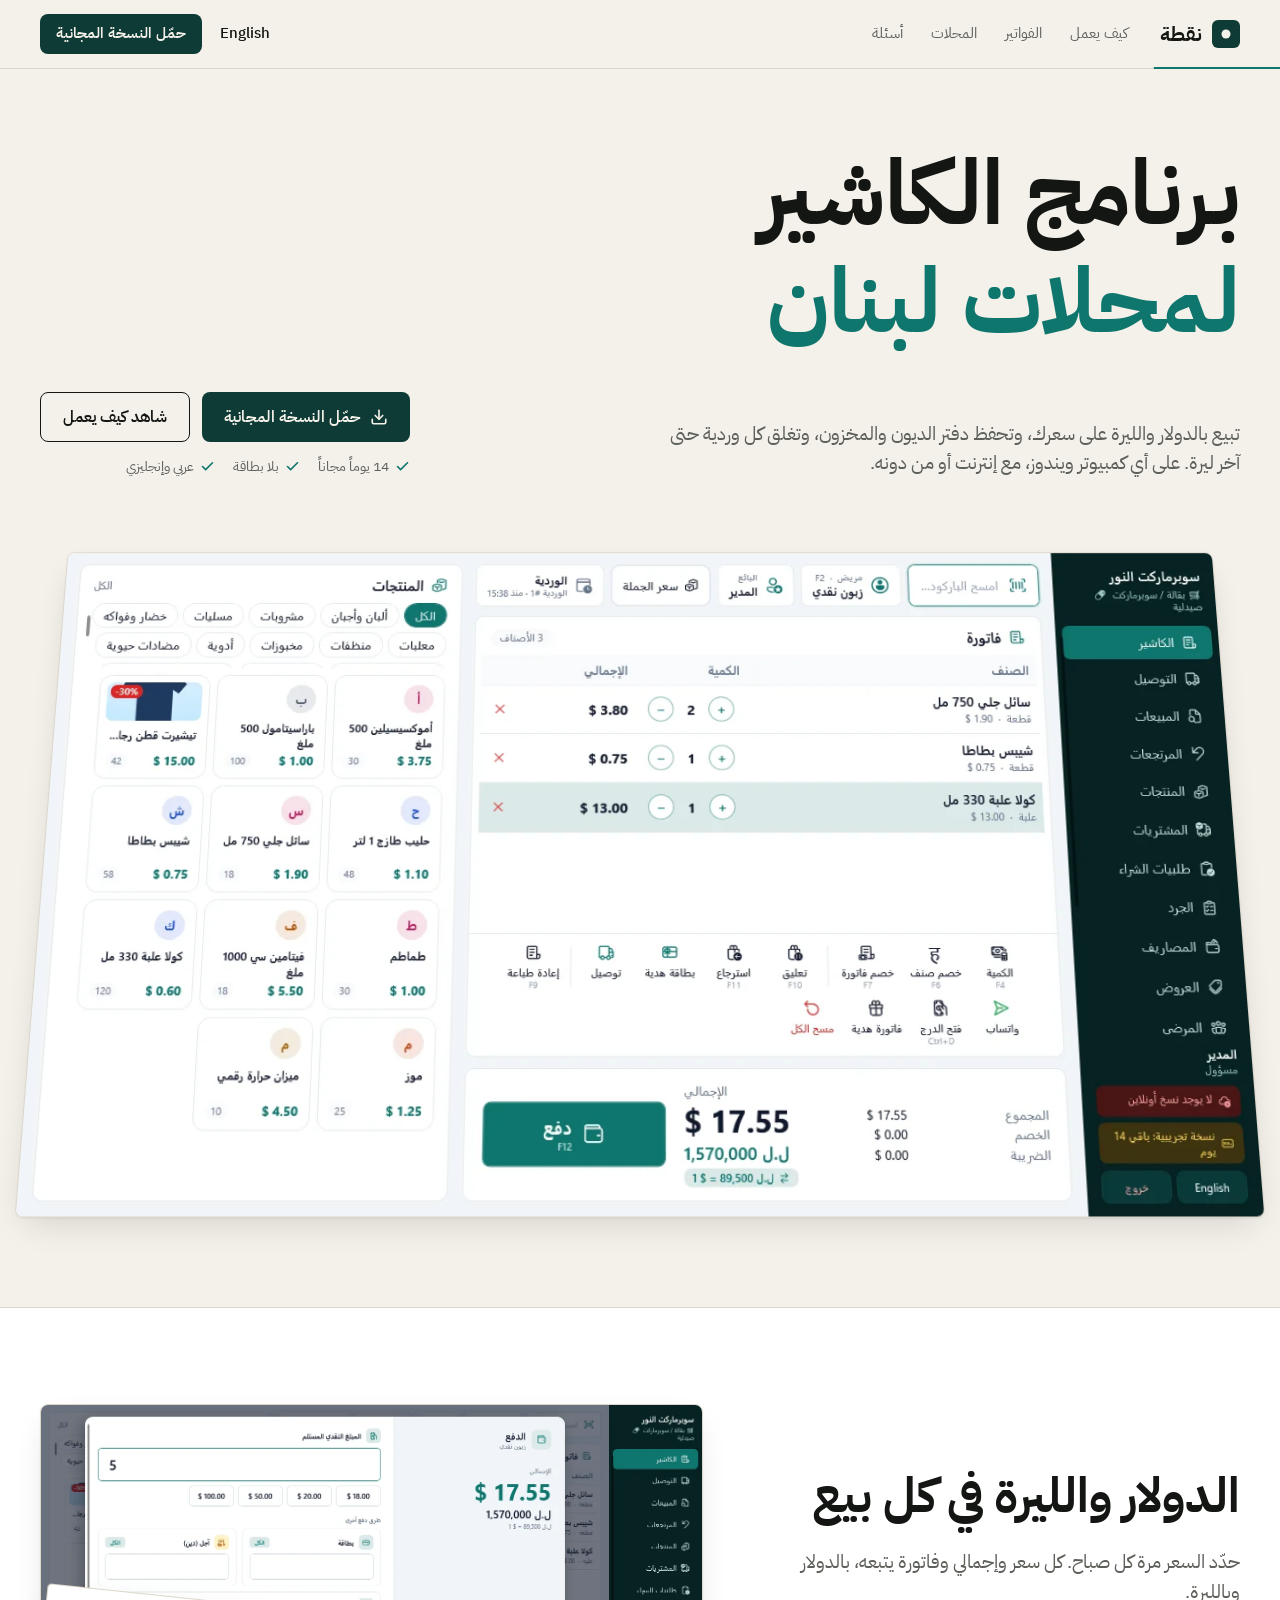
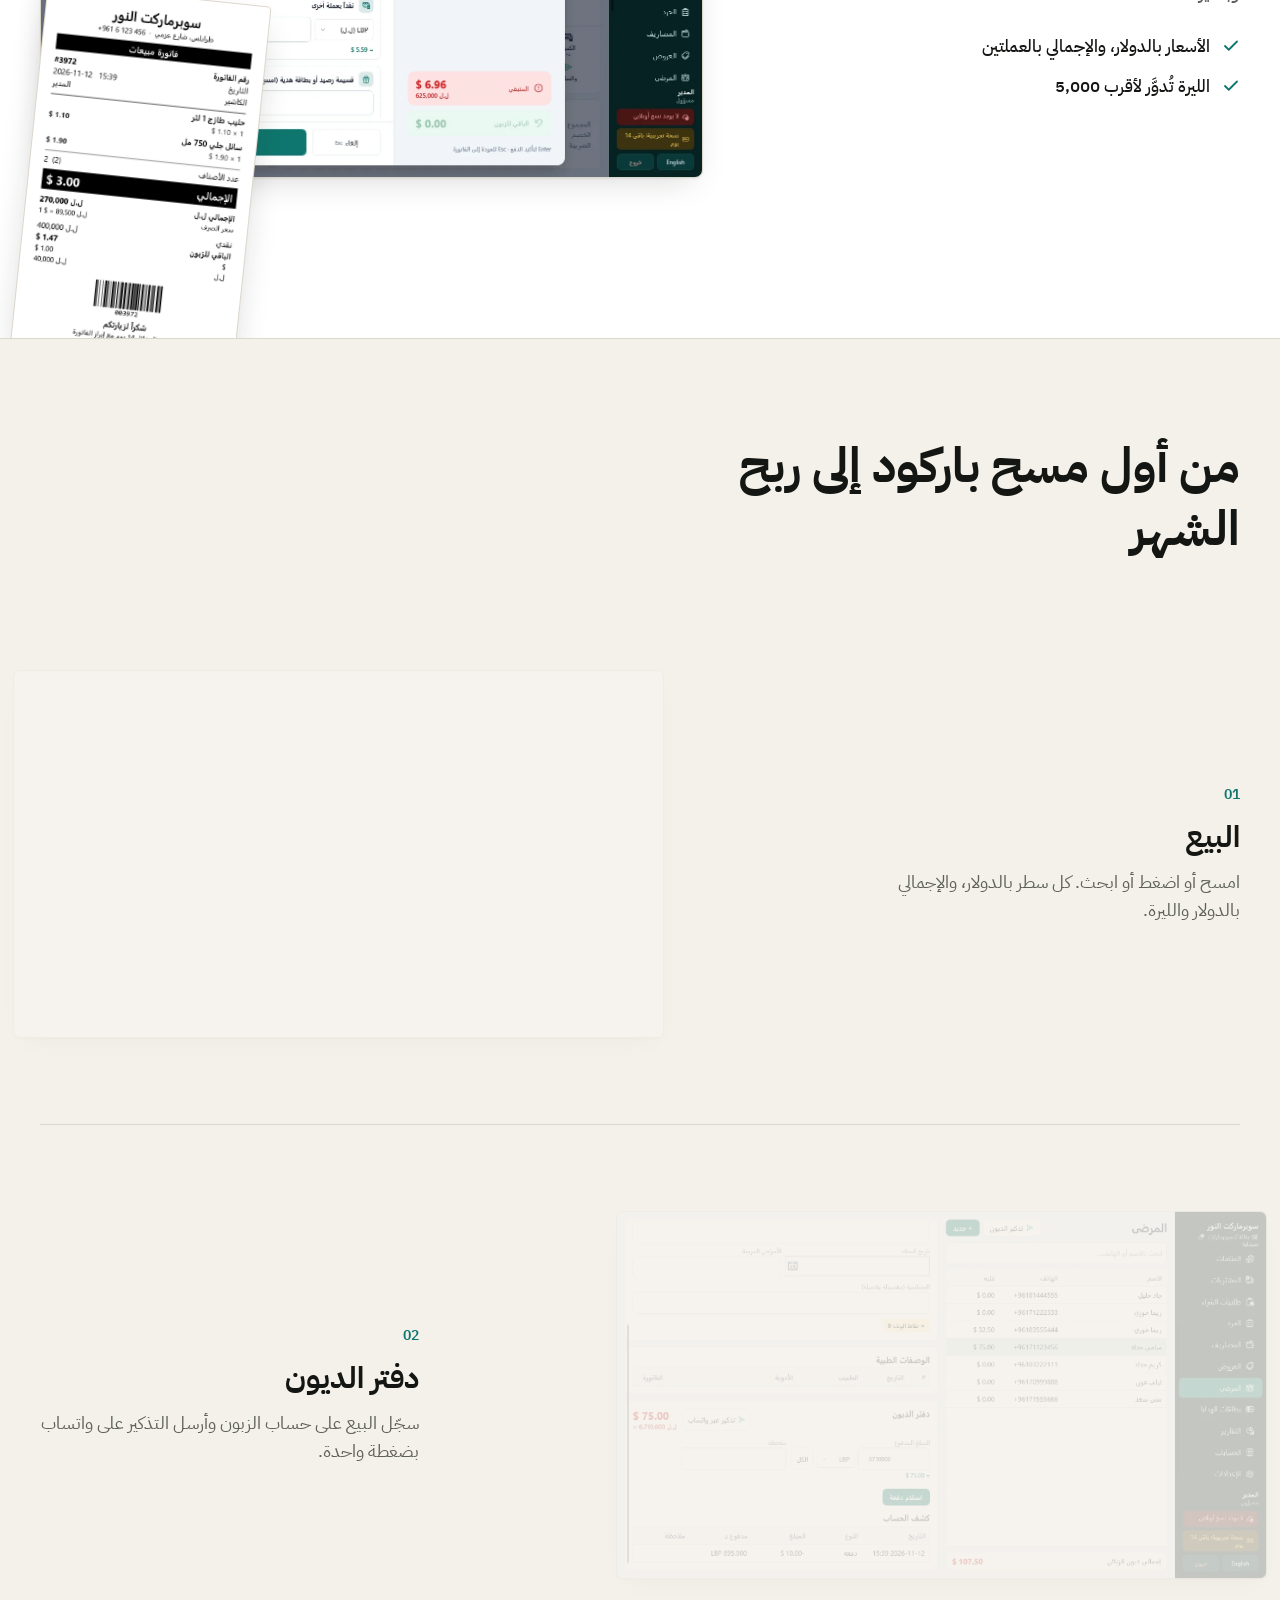
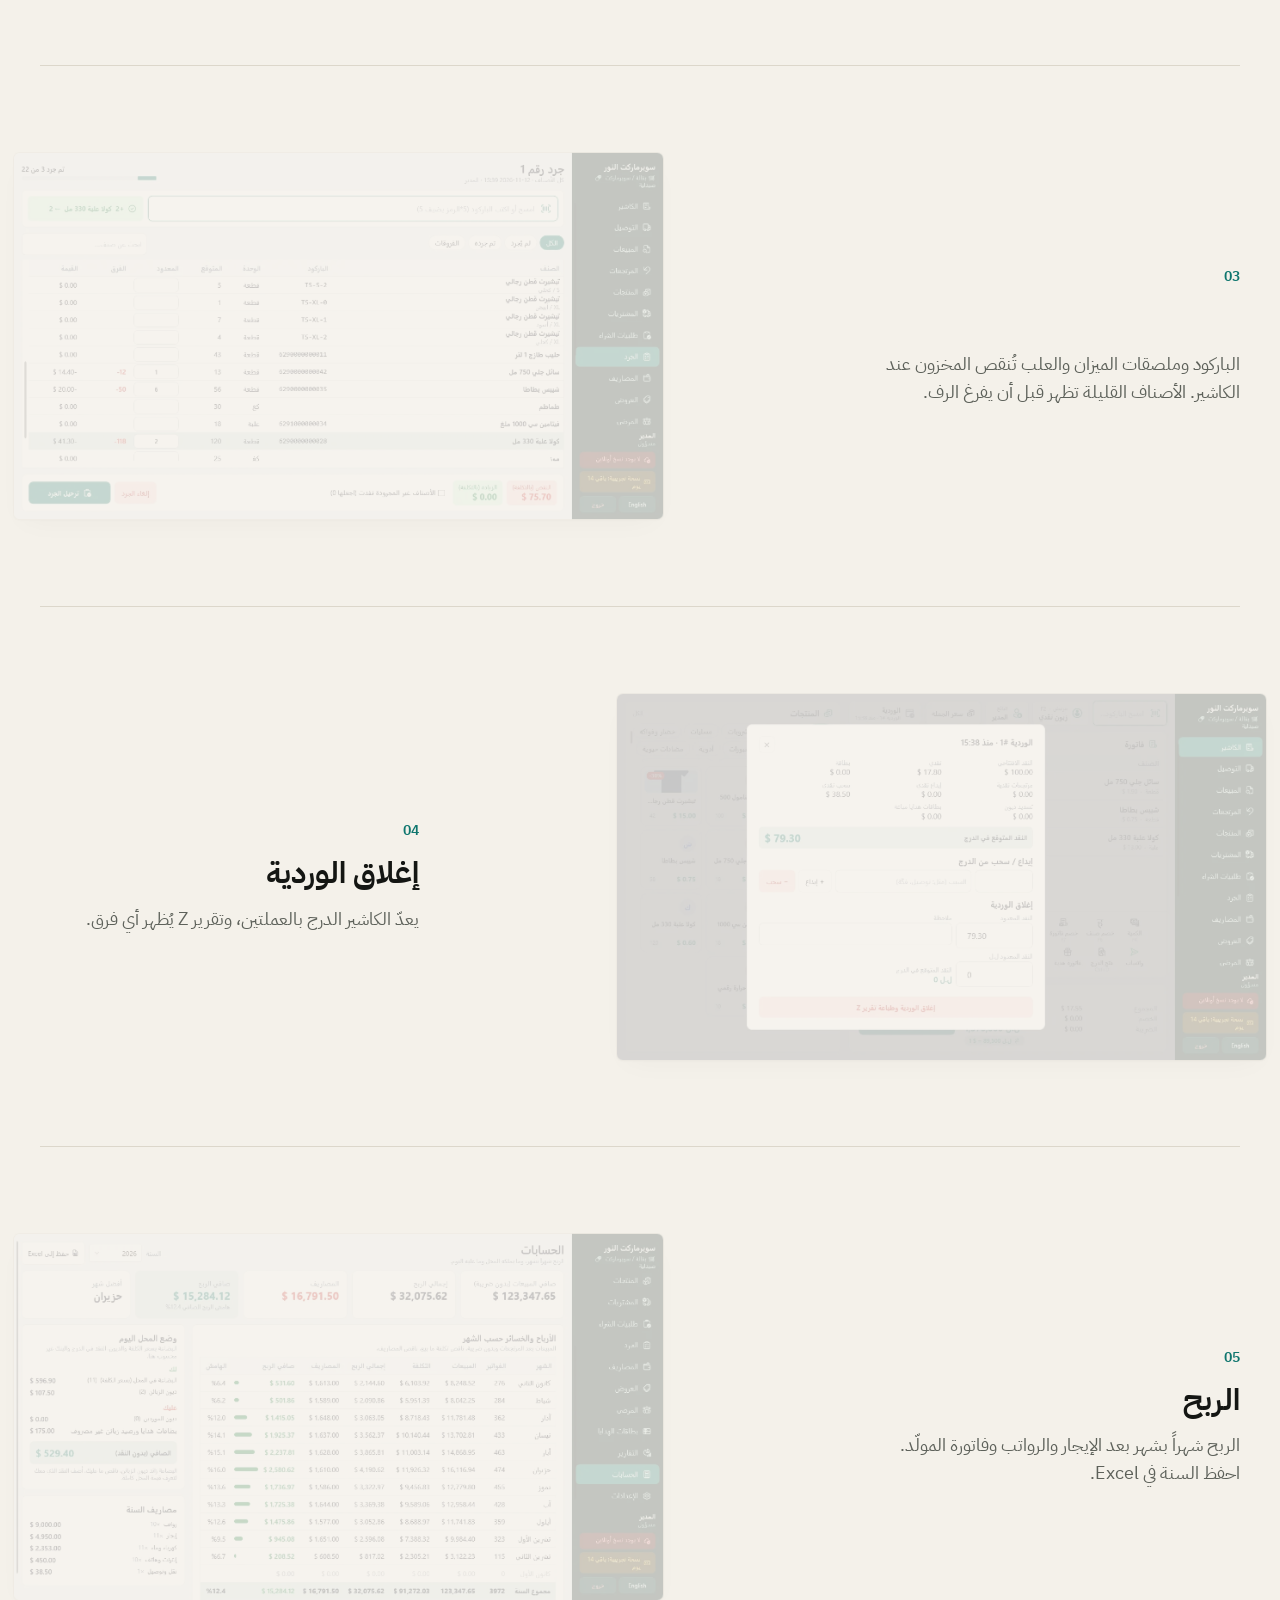
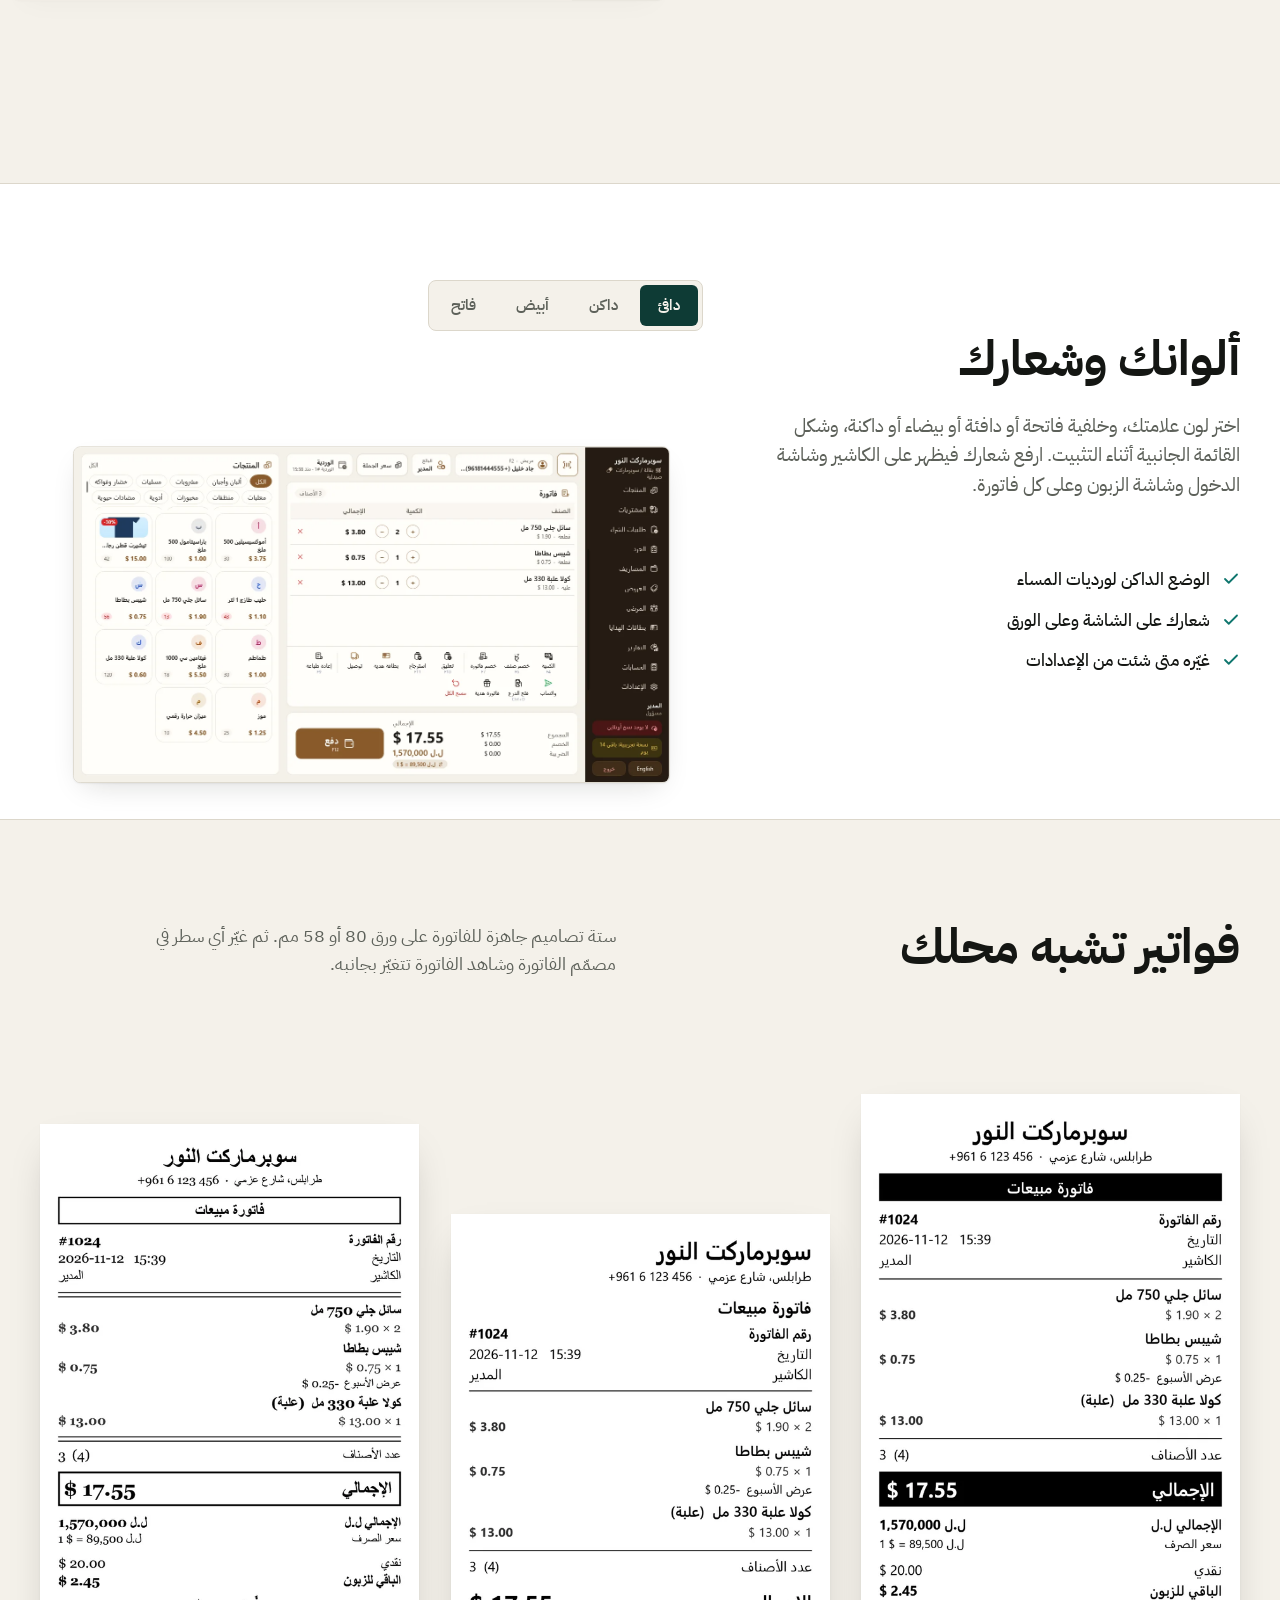
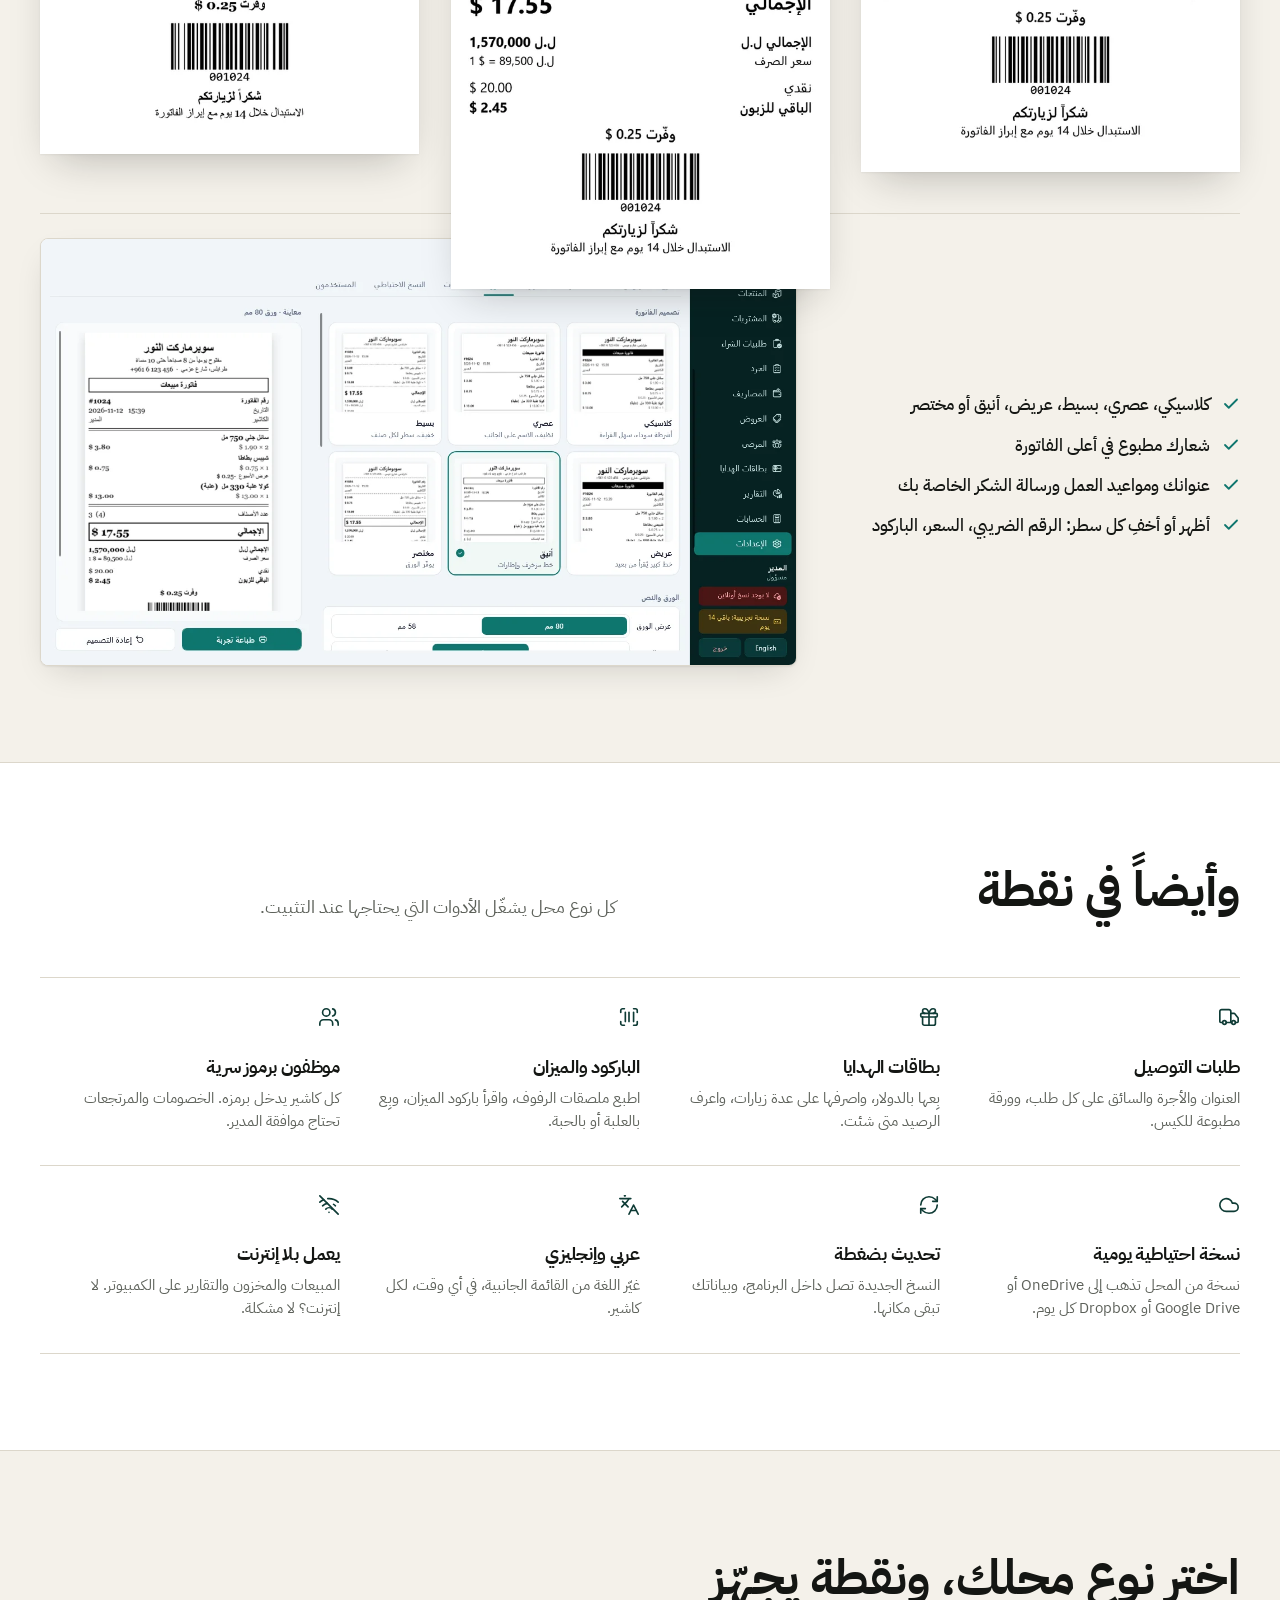
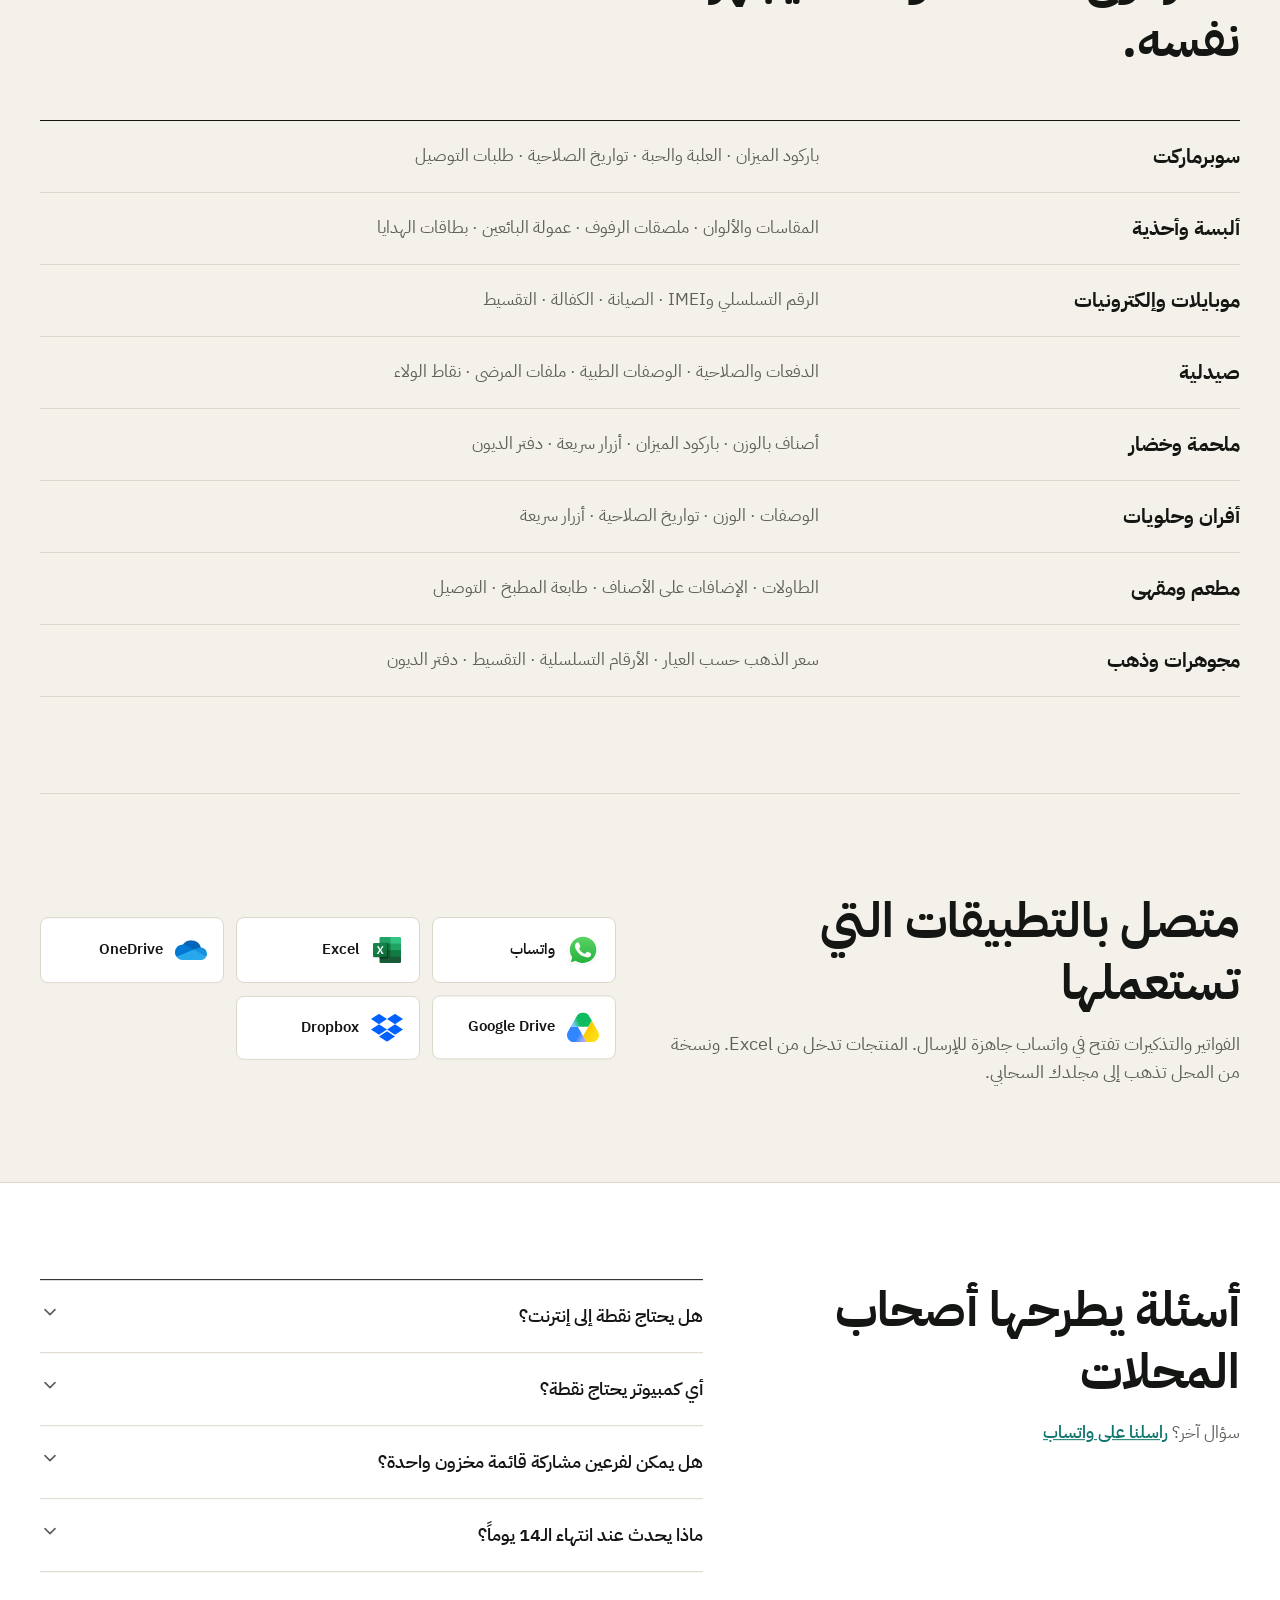
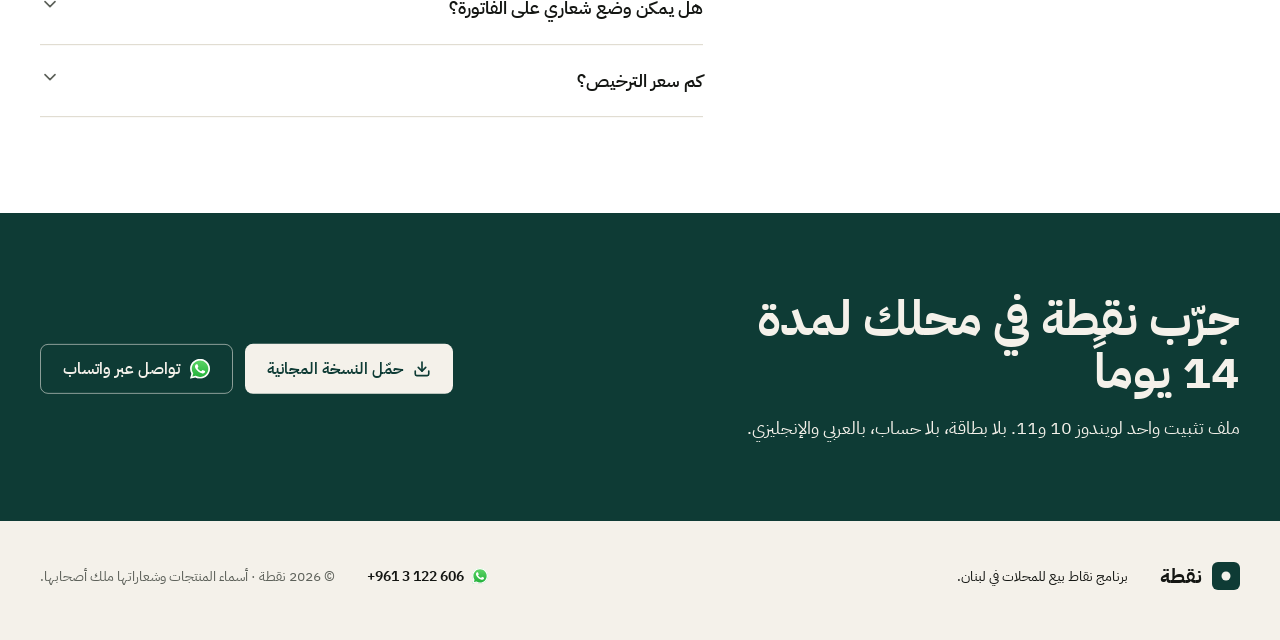
<file: ar.html>
<!doctype html>
<html lang="ar" dir="rtl">
<head>
<meta charset="utf-8">
<meta name="viewport" content="width=device-width, initial-scale=1, viewport-fit=cover">
<title>نقطة: برنامج نقاط بيع للمحلات في لبنان</title>
<meta name="description" content="برنامج كاشير على ويندوز يبيع بالدولار والليرة على سعرك، ويحفظ المخزون ودفتر الديون، ويعمل من دون إنترنت. مجاني لمدة 14 يوماً.">
<meta property="og:type" content="website">
<meta property="og:title" content="نقطة: برنامج نقاط بيع للمحلات في لبنان">
<meta property="og:description" content="برنامج كاشير على ويندوز يبيع بالدولار والليرة على سعرك، ويحفظ المخزون ودفتر الديون، ويعمل من دون إنترنت. مجاني لمدة 14 يوماً.">
<meta property="og:image" content="https://alikarakalla.github.io/nuqta-releases/share.jpg">
<meta property="og:url" content="https://alikarakalla.github.io/nuqta-releases/ar.html">
<meta name="twitter:card" content="summary_large_image">
<meta property="og:locale" content="ar_LB">
<meta name="twitter:card" content="summary_large_image">
<meta name="theme-color" content="#f4f1ea">
<link rel="icon" href="favicon.svg" type="image/svg+xml">
<link rel="alternate" hreflang="en" href="./assets/index-Bs4_-y1G.html">
<link rel="alternate" hreflang="ar" href="./assets/ar-CXMSVB9Q.html">
<link rel="preconnect" href="https://fonts.googleapis.com">
<link rel="preconnect" href="https://fonts.gstatic.com" crossorigin>
<link href="https://fonts.googleapis.com/css2?family=Archivo:wght@400..800&family=IBM+Plex+Sans+Arabic:wght@400;500;600;700&display=swap" rel="stylesheet">
  <script type="module" crossorigin src="./assets/main-Fm1byohD.js"></script>
  <link rel="stylesheet" crossorigin href="./assets/main-ByzgecFX.css">
</head>
<body><div id="root"><link rel="preload" as="image" href="screens/ar/till.webp"/><link rel="preload" as="image" href="screens/ar/look-warm.webp"/><link rel="preload" as="image" href="icons/whatsapp-icon.svg"/><a class="skip" href="#main">انتقل إلى المحتوى</a><header class="top"><div class="wrap top__bar"><a class="logo" href="#top" aria-label="نقطة"><svg class="mark" viewBox="0 0 28 28" width="28" height="28" aria-hidden="true"><rect width="28" height="28" rx="6" fill="currentColor"></rect><circle cx="14" cy="14" r="4.5" fill="#f4f1ea"></circle></svg><span>نقطة</span></a><nav class="top__links" aria-label="Main"><a href="#story">كيف يعمل</a><a href="#receipts">الفواتير</a><a href="#shops">المحلات</a><a href="#faq">أسئلة</a></nav><div class="top__end"><a class="top__lang" href="./" lang="en" hrefLang="en">English</a><a class="btn btn--solid btn--small" href="https://github.com/Alikarakalla/nuqta-releases/releases/latest/download/Nuqta-win-Setup.exe">حمّل النسخة المجانية</a></div></div><div class="progress" aria-hidden="true" style="transform:scaleX(0)"></div></header><main id="main"><section class="hero" id="top"><div class="wrap"><h1 class="hero__h1" style="opacity:0;transform:translateY(32px)">برنامج الكاشير<!-- --> <span>لمحلات لبنان</span></h1><div class="hero__row"><p class="hero__sub" style="opacity:0;transform:translateY(32px)">تبيع بالدولار والليرة على سعرك، وتحفظ دفتر الديون والمخزون، وتغلق كل وردية حتى آخر ليرة. على أي كمبيوتر ويندوز، مع إنترنت أو من دونه.</p><div class="hero__act" style="opacity:0;transform:translateY(32px)"><div class="hero__btns"><a class="btn btn--solid" href="https://github.com/Alikarakalla/nuqta-releases/releases/latest/download/Nuqta-win-Setup.exe"><svg xmlns="http://www.w3.org/2000/svg" width="18" height="18" viewBox="0 0 24 24" fill="none" stroke="currentColor" stroke-width="2.2" stroke-linecap="round" stroke-linejoin="round" class="lucide lucide-download" aria-hidden="true"><path d="M21 15v4a2 2 0 0 1-2 2H5a2 2 0 0 1-2-2v-4"></path><polyline points="7 10 12 15 17 10"></polyline><line x1="12" x2="12" y1="15" y2="3"></line></svg><span>حمّل النسخة المجانية</span></a><a class="btn btn--line" href="#story">شاهد كيف يعمل</a></div><ul class="facts"><li><svg xmlns="http://www.w3.org/2000/svg" width="15" height="15" viewBox="0 0 24 24" fill="none" stroke="currentColor" stroke-width="2.6" stroke-linecap="round" stroke-linejoin="round" class="lucide lucide-check" aria-hidden="true"><path d="M20 6 9 17l-5-5"></path></svg>14 يوماً مجاناً</li><li><svg xmlns="http://www.w3.org/2000/svg" width="15" height="15" viewBox="0 0 24 24" fill="none" stroke="currentColor" stroke-width="2.6" stroke-linecap="round" stroke-linejoin="round" class="lucide lucide-check" aria-hidden="true"><path d="M20 6 9 17l-5-5"></path></svg>بلا بطاقة</li><li><svg xmlns="http://www.w3.org/2000/svg" width="15" height="15" viewBox="0 0 24 24" fill="none" stroke="currentColor" stroke-width="2.6" stroke-linecap="round" stroke-linejoin="round" class="lucide lucide-check" aria-hidden="true"><path d="M20 6 9 17l-5-5"></path></svg>عربي وإنجليزي</li></ul></div></div></div><div class="wrap hero__media"><div class="stage"><figure class="frame" style="transform:translateY(40px) scale(0.9) rotateX(22deg)"><img class="shot" src="screens/ar/till.webp" alt="شاشة الكاشير في نقطة: فاتورة بثلاثة أصناف، والإجمالي بالدولار والليرة، وأزرار المنتجات" width="1350" height="761" loading="eager" decoding="async"/></figure></div></div></section><section class="rate" id="rate"><div class="wrap rate__grid"><div class="rate__text"><h2 class="sec-h" style="opacity:0;transform:translateY(32px)">الدولار والليرة في كل بيع</h2><p class="lead" style="opacity:0;transform:translateY(32px)">حدّد السعر مرة كل صباح. كل سعر وإجمالي وفاتورة يتبعه، بالدولار وبالليرة.</p><ul class="ticks"><li style="opacity:0;transform:translateY(16px)"><svg xmlns="http://www.w3.org/2000/svg" width="18" height="18" viewBox="0 0 24 24" fill="none" stroke="currentColor" stroke-width="2.4" stroke-linecap="round" stroke-linejoin="round" class="lucide lucide-check" aria-hidden="true"><path d="M20 6 9 17l-5-5"></path></svg>الأسعار بالدولار، والإجمالي بالعملتين</li><li style="opacity:0;transform:translateY(16px)"><svg xmlns="http://www.w3.org/2000/svg" width="18" height="18" viewBox="0 0 24 24" fill="none" stroke="currentColor" stroke-width="2.4" stroke-linecap="round" stroke-linejoin="round" class="lucide lucide-check" aria-hidden="true"><path d="M20 6 9 17l-5-5"></path></svg>الليرة تُدوَّر لأقرب 5,000</li><li style="opacity:0;transform:translateY(16px)"><svg xmlns="http://www.w3.org/2000/svg" width="18" height="18" viewBox="0 0 24 24" fill="none" stroke="currentColor" stroke-width="2.4" stroke-linecap="round" stroke-linejoin="round" class="lucide lucide-check" aria-hidden="true"><path d="M20 6 9 17l-5-5"></path></svg>الباقي بالدولار أو بالليرة أو بالاثنين</li><li style="opacity:0;transform:translateY(16px)"><svg xmlns="http://www.w3.org/2000/svg" width="18" height="18" viewBox="0 0 24 24" fill="none" stroke="currentColor" stroke-width="2.4" stroke-linecap="round" stroke-linejoin="round" class="lucide lucide-check" aria-hidden="true"><path d="M20 6 9 17l-5-5"></path></svg>السعر مطبوع على كل فاتورة</li></ul></div><div class="rate__media"><div style="opacity:0;transform:translateY(32px)"><figure class="frame"><img class="shot" src="screens/ar/pay.webp" alt="دولار أو ليرة أو الاثنين. الليرة تُدوَّر لأقرب 5,000 والباقي يُقسم كما يطلب الزبون." width="1350" height="761" loading="lazy" decoding="async"/></figure></div><figure class="receipt" style="transform:translateY(120px) rotate(6deg)"><img class="shot" src="screens/ar/receipt.webp" alt="فاتورة مطبوعة من نقطة: الإجمالي بالدولار والليرة، مدفوعة بالليرة، والباقي بالدولار والليرة" width="560" height="953" loading="lazy" decoding="async"/></figure></div></div></section><section class="story" id="story"><div class="wrap"><h2 class="sec-h" style="opacity:0;transform:translateY(32px)">من أول مسح باركود إلى ربح الشهر</h2><article class="row"><div class="row__text"><span class="row__n num" style="opacity:0;transform:translateY(12px)">01</span><h3 style="opacity:0;transform:translateY(32px)">البيع</h3><p style="opacity:0;transform:translateY(32px)">امسح أو اضغط أو ابحث. كل سطر بالدولار، والإجمالي بالدولار والليرة.</p></div><figure class="frame" style="opacity:0.2;transform:translateX(-80px) scale(0.86)"><img class="shot" src="screens/ar/tiles.webp" alt="البيع: امسح أو اضغط أو ابحث. كل سطر بالدولار، والإجمالي بالدولار والليرة." width="1350" height="761" loading="lazy" decoding="async"/></figure></article><article class="row row--flip"><div class="row__text"><span class="row__n num" style="opacity:0;transform:translateY(12px)">02</span><h3 style="opacity:0;transform:translateY(32px)">دفتر الديون</h3><p style="opacity:0;transform:translateY(32px)">سجّل البيع على حساب الزبون وأرسل التذكير على واتساب بضغطة واحدة.</p></div><figure class="frame" style="opacity:0.2;transform:translateX(80px) scale(0.86)"><img class="shot" src="screens/ar/debt.webp" alt="دفتر الديون: سجّل البيع على حساب الزبون وأرسل التذكير على واتساب بضغطة واحدة." width="1350" height="761" loading="lazy" decoding="async"/></figure></article><article class="row"><div class="row__text"><span class="row__n num" style="opacity:0;transform:translateY(12px)">03</span><h3 style="opacity:0;transform:translateY(32px)">المخزون مع كل بيع</h3><p style="opacity:0;transform:translateY(32px)">الباركود وملصقات الميزان والعلب تُنقص المخزون عند الكاشير. الأصناف القليلة تظهر قبل أن يفرغ الرف.</p></div><figure class="frame" style="opacity:0.2;transform:translateX(-80px) scale(0.86)"><img class="shot" src="screens/ar/count.webp" alt="المخزون مع كل بيع: الباركود وملصقات الميزان والعلب تُنقص المخزون عند الكاشير. الأصناف القليلة تظهر قبل أن يفرغ الرف." width="1350" height="761" loading="lazy" decoding="async"/></figure></article><article class="row row--flip"><div class="row__text"><span class="row__n num" style="opacity:0;transform:translateY(12px)">04</span><h3 style="opacity:0;transform:translateY(32px)">إغلاق الوردية</h3><p style="opacity:0;transform:translateY(32px)">يعدّ الكاشير الدرج بالعملتين، وتقرير Z يُظهر أي فرق.</p></div><figure class="frame" style="opacity:0.2;transform:translateX(80px) scale(0.86)"><img class="shot" src="screens/ar/shift.webp" alt="إغلاق الوردية: يعدّ الكاشير الدرج بالعملتين، وتقرير Z يُظهر أي فرق." width="1350" height="761" loading="lazy" decoding="async"/></figure></article><article class="row"><div class="row__text"><span class="row__n num" style="opacity:0;transform:translateY(12px)">05</span><h3 style="opacity:0;transform:translateY(32px)">الربح</h3><p style="opacity:0;transform:translateY(32px)">الربح شهراً بشهر بعد الإيجار والرواتب وفاتورة المولّد. احفظ السنة في Excel.</p></div><figure class="frame" style="opacity:0.2;transform:translateX(-80px) scale(0.86)"><img class="shot" src="screens/ar/accounts.webp" alt="الربح: الربح شهراً بشهر بعد الإيجار والرواتب وفاتورة المولّد. احفظ السنة في Excel." width="1350" height="761" loading="lazy" decoding="async"/></figure></article></div></section><section class="looks" id="look"><div class="wrap looks__grid"><div class="looks__text"><h2 class="sec-h" style="opacity:0;transform:translateY(32px)">ألوانك وشعارك</h2><p class="lead" style="opacity:0;transform:translateY(32px)">اختر لون علامتك، وخلفية فاتحة أو دافئة أو بيضاء أو داكنة، وشكل القائمة الجانبية أثناء التثبيت. ارفع شعارك فيظهر على الكاشير وشاشة الدخول وشاشة الزبون وعلى كل فاتورة.</p><ul class="ticks"><li style="opacity:0;transform:translateY(16px)"><svg xmlns="http://www.w3.org/2000/svg" width="18" height="18" viewBox="0 0 24 24" fill="none" stroke="currentColor" stroke-width="2.4" stroke-linecap="round" stroke-linejoin="round" class="lucide lucide-check" aria-hidden="true"><path d="M20 6 9 17l-5-5"></path></svg>12 لوناً جاهزاً، أو لونك الخاص</li><li style="opacity:0;transform:translateY(16px)"><svg xmlns="http://www.w3.org/2000/svg" width="18" height="18" viewBox="0 0 24 24" fill="none" stroke="currentColor" stroke-width="2.4" stroke-linecap="round" stroke-linejoin="round" class="lucide lucide-check" aria-hidden="true"><path d="M20 6 9 17l-5-5"></path></svg>الوضع الداكن لورديات المساء</li><li style="opacity:0;transform:translateY(16px)"><svg xmlns="http://www.w3.org/2000/svg" width="18" height="18" viewBox="0 0 24 24" fill="none" stroke="currentColor" stroke-width="2.4" stroke-linecap="round" stroke-linejoin="round" class="lucide lucide-check" aria-hidden="true"><path d="M20 6 9 17l-5-5"></path></svg>شعارك على الشاشة وعلى الورق</li><li style="opacity:0;transform:translateY(16px)"><svg xmlns="http://www.w3.org/2000/svg" width="18" height="18" viewBox="0 0 24 24" fill="none" stroke="currentColor" stroke-width="2.4" stroke-linecap="round" stroke-linejoin="round" class="lucide lucide-check" aria-hidden="true"><path d="M20 6 9 17l-5-5"></path></svg>غيّره متى شئت من الإعدادات</li></ul></div><div class="looks__media"><div class="seg" role="tablist" aria-label="ألوانك وشعارك"><button type="button" role="tab" aria-selected="true" class="is-on">دافئ</button><button type="button" role="tab" aria-selected="false" class="">داكن</button><button type="button" role="tab" aria-selected="false" class="">أبيض</button><button type="button" role="tab" aria-selected="false" class="">فاتح</button></div><figure class="frame looks__frame" style="transform:translateY(60px) scale(0.9)"><img class="shot looks__shot is-on" src="screens/ar/look-warm.webp" alt="شاشة الكاشير في نقطة بالمظهر دافئ" width="1350" height="761" loading="eager" decoding="async" aria-hidden="false"/><img class="shot looks__shot" src="screens/ar/look-dark.webp" alt="شاشة الكاشير في نقطة بالمظهر داكن" width="1350" height="761" loading="lazy" decoding="async" aria-hidden="true"/><img class="shot looks__shot" src="screens/ar/look-white.webp" alt="شاشة الكاشير في نقطة بالمظهر أبيض" width="1350" height="761" loading="lazy" decoding="async" aria-hidden="true"/><img class="shot looks__shot" src="screens/ar/till.webp" alt="شاشة الكاشير في نقطة بالمظهر فاتح" width="1350" height="761" loading="lazy" decoding="async" aria-hidden="true"/></figure></div></div></section><section class="receipts" id="receipts"><div class="wrap"><div class="sec-head"><h2 class="sec-h" style="opacity:0;transform:translateY(32px)">فواتير تشبه محلك</h2><p class="muted" style="opacity:0;transform:translateY(32px)">ستة تصاميم جاهزة للفاتورة على ورق 80 أو 58 مم. ثم غيّر أي سطر في مصمّم الفاتورة وشاهد الفاتورة تتغيّر بجانبه.</p></div><div class="receipts__row"><figure class="paper" style="transform:translateY(60px)"><img class="shot" src="screens/ar/rc-classic.webp" alt="تصميم الفاتورة كلاسيكي" width="560" height="1000" loading="lazy" decoding="async"/></figure><figure class="paper" style="transform:translateY(140px)"><img class="shot" src="screens/ar/rc-modern.webp" alt="تصميم الفاتورة عصري" width="560" height="1000" loading="lazy" decoding="async"/></figure><figure class="paper" style="transform:translateY(90px)"><img class="shot" src="screens/ar/rc-elegant.webp" alt="تصميم الفاتورة أنيق" width="560" height="1000" loading="lazy" decoding="async"/></figure></div><div class="receipts__builder"><ul class="ticks"><li style="opacity:0;transform:translateY(16px)"><svg xmlns="http://www.w3.org/2000/svg" width="18" height="18" viewBox="0 0 24 24" fill="none" stroke="currentColor" stroke-width="2.4" stroke-linecap="round" stroke-linejoin="round" class="lucide lucide-check" aria-hidden="true"><path d="M20 6 9 17l-5-5"></path></svg>كلاسيكي، عصري، بسيط، عريض، أنيق أو مختصر</li><li style="opacity:0;transform:translateY(16px)"><svg xmlns="http://www.w3.org/2000/svg" width="18" height="18" viewBox="0 0 24 24" fill="none" stroke="currentColor" stroke-width="2.4" stroke-linecap="round" stroke-linejoin="round" class="lucide lucide-check" aria-hidden="true"><path d="M20 6 9 17l-5-5"></path></svg>شعارك مطبوع في أعلى الفاتورة</li><li style="opacity:0;transform:translateY(16px)"><svg xmlns="http://www.w3.org/2000/svg" width="18" height="18" viewBox="0 0 24 24" fill="none" stroke="currentColor" stroke-width="2.4" stroke-linecap="round" stroke-linejoin="round" class="lucide lucide-check" aria-hidden="true"><path d="M20 6 9 17l-5-5"></path></svg>عنوانك ومواعيد العمل ورسالة الشكر الخاصة بك</li><li style="opacity:0;transform:translateY(16px)"><svg xmlns="http://www.w3.org/2000/svg" width="18" height="18" viewBox="0 0 24 24" fill="none" stroke="currentColor" stroke-width="2.4" stroke-linecap="round" stroke-linejoin="round" class="lucide lucide-check" aria-hidden="true"><path d="M20 6 9 17l-5-5"></path></svg>أظهر أو أخفِ كل سطر: الرقم الضريبي، السعر، الباركود</li></ul><div style="opacity:0;transform:translateY(32px)"><figure class="frame"><img class="shot" src="screens/ar/receipt-builder.webp" alt="مصمّم الفاتورة في إعدادات نقطة، والفاتورة تتغيّر بجانب الخيارات" width="1350" height="761" loading="lazy" decoding="async"/></figure></div></div></div></section><section class="more" id="features"><div class="wrap"><div class="sec-head"><h2 class="sec-h" style="opacity:0;transform:translateY(32px)">وأيضاً في نقطة</h2><p class="muted" style="opacity:0;transform:translateY(32px)">كل نوع محل يشغّل الأدوات التي يحتاجها عند التثبيت.</p></div><ul class="list"><li style="opacity:0;transform:translateY(24px)"><svg xmlns="http://www.w3.org/2000/svg" width="22" height="22" viewBox="0 0 24 24" fill="none" stroke="currentColor" stroke-width="1.8" stroke-linecap="round" stroke-linejoin="round" class="lucide lucide-truck" aria-hidden="true"><path d="M14 18V6a2 2 0 0 0-2-2H4a2 2 0 0 0-2 2v11a1 1 0 0 0 1 1h2"></path><path d="M15 18H9"></path><path d="M19 18h2a1 1 0 0 0 1-1v-3.65a1 1 0 0 0-.22-.624l-3.48-4.35A1 1 0 0 0 17.52 8H14"></path><circle cx="17" cy="18" r="2"></circle><circle cx="7" cy="18" r="2"></circle></svg><h3>طلبات التوصيل</h3><p>العنوان والأجرة والسائق على كل طلب، وورقة مطبوعة للكيس.</p></li><li style="opacity:0;transform:translateY(24px)"><svg xmlns="http://www.w3.org/2000/svg" width="22" height="22" viewBox="0 0 24 24" fill="none" stroke="currentColor" stroke-width="1.8" stroke-linecap="round" stroke-linejoin="round" class="lucide lucide-gift" aria-hidden="true"><rect x="3" y="8" width="18" height="4" rx="1"></rect><path d="M12 8v13"></path><path d="M19 12v7a2 2 0 0 1-2 2H7a2 2 0 0 1-2-2v-7"></path><path d="M7.5 8a2.5 2.5 0 0 1 0-5A4.8 8 0 0 1 12 8a4.8 8 0 0 1 4.5-5 2.5 2.5 0 0 1 0 5"></path></svg><h3>بطاقات الهدايا</h3><p>بِعها بالدولار، واصرفها على عدة زيارات، واعرف الرصيد متى شئت.</p></li><li style="opacity:0;transform:translateY(24px)"><svg xmlns="http://www.w3.org/2000/svg" width="22" height="22" viewBox="0 0 24 24" fill="none" stroke="currentColor" stroke-width="1.8" stroke-linecap="round" stroke-linejoin="round" class="lucide lucide-scan-barcode" aria-hidden="true"><path d="M3 7V5a2 2 0 0 1 2-2h2"></path><path d="M17 3h2a2 2 0 0 1 2 2v2"></path><path d="M21 17v2a2 2 0 0 1-2 2h-2"></path><path d="M7 21H5a2 2 0 0 1-2-2v-2"></path><path d="M8 7v10"></path><path d="M12 7v10"></path><path d="M17 7v10"></path></svg><h3>الباركود والميزان</h3><p>اطبع ملصقات الرفوف، واقرأ باركود الميزان، وبِع بالعلبة أو بالحبة.</p></li><li style="opacity:0;transform:translateY(24px)"><svg xmlns="http://www.w3.org/2000/svg" width="22" height="22" viewBox="0 0 24 24" fill="none" stroke="currentColor" stroke-width="1.8" stroke-linecap="round" stroke-linejoin="round" class="lucide lucide-users" aria-hidden="true"><path d="M16 21v-2a4 4 0 0 0-4-4H6a4 4 0 0 0-4 4v2"></path><circle cx="9" cy="7" r="4"></circle><path d="M22 21v-2a4 4 0 0 0-3-3.87"></path><path d="M16 3.13a4 4 0 0 1 0 7.75"></path></svg><h3>موظفون برموز سرية</h3><p>كل كاشير يدخل برمزه. الخصومات والمرتجعات تحتاج موافقة المدير.</p></li><li style="opacity:0;transform:translateY(24px)"><svg xmlns="http://www.w3.org/2000/svg" width="22" height="22" viewBox="0 0 24 24" fill="none" stroke="currentColor" stroke-width="1.8" stroke-linecap="round" stroke-linejoin="round" class="lucide lucide-cloud" aria-hidden="true"><path d="M17.5 19H9a7 7 0 1 1 6.71-9h1.79a4.5 4.5 0 1 1 0 9Z"></path></svg><h3>نسخة احتياطية يومية</h3><p>نسخة من المحل تذهب إلى OneDrive أو Google Drive أو Dropbox كل يوم.</p></li><li style="opacity:0;transform:translateY(24px)"><svg xmlns="http://www.w3.org/2000/svg" width="22" height="22" viewBox="0 0 24 24" fill="none" stroke="currentColor" stroke-width="1.8" stroke-linecap="round" stroke-linejoin="round" class="lucide lucide-refresh-cw" aria-hidden="true"><path d="M3 12a9 9 0 0 1 9-9 9.75 9.75 0 0 1 6.74 2.74L21 8"></path><path d="M21 3v5h-5"></path><path d="M21 12a9 9 0 0 1-9 9 9.75 9.75 0 0 1-6.74-2.74L3 16"></path><path d="M8 16H3v5"></path></svg><h3>تحديث بضغطة</h3><p>النسخ الجديدة تصل داخل البرنامج، وبياناتك تبقى مكانها.</p></li><li style="opacity:0;transform:translateY(24px)"><svg xmlns="http://www.w3.org/2000/svg" width="22" height="22" viewBox="0 0 24 24" fill="none" stroke="currentColor" stroke-width="1.8" stroke-linecap="round" stroke-linejoin="round" class="lucide lucide-languages" aria-hidden="true"><path d="m5 8 6 6"></path><path d="m4 14 6-6 2-3"></path><path d="M2 5h12"></path><path d="M7 2h1"></path><path d="m22 22-5-10-5 10"></path><path d="M14 18h6"></path></svg><h3>عربي وإنجليزي</h3><p>غيّر اللغة من القائمة الجانبية، في أي وقت، لكل كاشير.</p></li><li style="opacity:0;transform:translateY(24px)"><svg xmlns="http://www.w3.org/2000/svg" width="22" height="22" viewBox="0 0 24 24" fill="none" stroke="currentColor" stroke-width="1.8" stroke-linecap="round" stroke-linejoin="round" class="lucide lucide-wifi-off" aria-hidden="true"><path d="M12 20h.01"></path><path d="M8.5 16.429a5 5 0 0 1 7 0"></path><path d="M5 12.859a10 10 0 0 1 5.17-2.69"></path><path d="M19 12.859a10 10 0 0 0-2.007-1.523"></path><path d="M2 8.82a15 15 0 0 1 4.177-2.643"></path><path d="M22 8.82a15 15 0 0 0-11.288-3.764"></path><path d="m2 2 20 20"></path></svg><h3>يعمل بلا إنترنت</h3><p>المبيعات والمخزون والتقارير على الكمبيوتر. لا إنترنت؟ لا مشكلة.</p></li></ul></div></section><section class="shops" id="shops"><div class="wrap"><h2 class="sec-h" style="opacity:0;transform:translateY(32px)">اختر نوع محلك، ونقطة يجهّز نفسه.</h2><dl class="table"><div class="table__row" style="opacity:0;transform:translateX(40px)"><dt>سوبرماركت</dt><dd>باركود الميزان · العلبة والحبة · تواريخ الصلاحية · طلبات التوصيل</dd></div><div class="table__row" style="opacity:0;transform:translateX(40px)"><dt>ألبسة وأحذية</dt><dd>المقاسات والألوان · ملصقات الرفوف · عمولة البائعين · بطاقات الهدايا</dd></div><div class="table__row" style="opacity:0;transform:translateX(40px)"><dt>موبايلات وإلكترونيات</dt><dd>الرقم التسلسلي وIMEI · الصيانة · الكفالة · التقسيط</dd></div><div class="table__row" style="opacity:0;transform:translateX(40px)"><dt>صيدلية</dt><dd>الدفعات والصلاحية · الوصفات الطبية · ملفات المرضى · نقاط الولاء</dd></div><div class="table__row" style="opacity:0;transform:translateX(40px)"><dt>ملحمة وخضار</dt><dd>أصناف بالوزن · باركود الميزان · أزرار سريعة · دفتر الديون</dd></div><div class="table__row" style="opacity:0;transform:translateX(40px)"><dt>أفران وحلويات</dt><dd>الوصفات · الوزن · تواريخ الصلاحية · أزرار سريعة</dd></div><div class="table__row" style="opacity:0;transform:translateX(40px)"><dt>مطعم ومقهى</dt><dd>الطاولات · الإضافات على الأصناف · طابعة المطبخ · التوصيل</dd></div><div class="table__row" style="opacity:0;transform:translateX(40px)"><dt>مجوهرات وذهب</dt><dd>سعر الذهب حسب العيار · الأرقام التسلسلية · التقسيط · دفتر الديون</dd></div></dl></div></section><section class="tools"><div class="wrap tools__grid"><div><h2 class="sec-h" style="opacity:0;transform:translateY(32px)">متصل بالتطبيقات التي تستعملها</h2><p class="muted" style="opacity:0;transform:translateY(32px)">الفواتير والتذكيرات تفتح في واتساب جاهزة للإرسال. المنتجات تدخل من Excel. ونسخة من المحل تذهب إلى مجلدك السحابي.</p></div><ul class="apps"><li style="opacity:0;transform:translateY(20px)"><img src="icons/whatsapp-icon.svg" alt="" width="32" height="32" loading="lazy"/><span>واتساب</span></li><li style="opacity:0;transform:translateY(20px)"><img src="icons/xlsx.svg" alt="" width="32" height="32" loading="lazy"/><span>Excel</span></li><li style="opacity:0;transform:translateY(20px)"><img src="icons/microsoft-onedrive.svg" alt="" width="32" height="32" loading="lazy"/><span>OneDrive</span></li><li style="opacity:0;transform:translateY(20px)"><img src="icons/google-drive.svg" alt="" width="32" height="32" loading="lazy"/><span>Google Drive</span></li><li style="opacity:0;transform:translateY(20px)"><img src="icons/dropbox.svg" alt="" width="32" height="32" loading="lazy"/><span>Dropbox</span></li></ul></div></section><section class="faq" id="faq"><div class="wrap faq__grid"><div><h2 class="sec-h" style="opacity:0;transform:translateY(32px)">أسئلة يطرحها أصحاب المحلات</h2><p class="muted" style="opacity:0;transform:translateY(32px)">سؤال آخر؟<!-- --> <a href="https://wa.me/9613122606?text=%D9%85%D8%B1%D8%AD%D8%A8%D8%A7%D9%8B%D8%8C%20%D8%A3%D9%88%D8%AF%20%D9%85%D8%B9%D8%B1%D9%81%D8%A9%20%D8%A7%D9%84%D9%85%D8%B2%D9%8A%D8%AF%20%D8%B9%D9%86%20%D8%A8%D8%B1%D9%86%D8%A7%D9%85%D8%AC%20%D9%86%D9%82%D8%B7%D8%A9." target="_blank" rel="noopener">راسلنا على واتساب</a></p></div><div class="faq__list" style="opacity:0;transform:translateY(32px)"><details><summary><span>هل يحتاج نقطة إلى إنترنت؟</span><svg xmlns="http://www.w3.org/2000/svg" width="20" height="20" viewBox="0 0 24 24" fill="none" stroke="currentColor" stroke-width="2" stroke-linecap="round" stroke-linejoin="round" class="lucide lucide-chevron-down" aria-hidden="true"><path d="m6 9 6 6 6-6"></path></svg></summary><p>لا. المبيعات والمخزون والتقارير تعمل على الكمبيوتر. الإنترنت فقط للتحديثات وللنسخة اليومية إلى مجلدك السحابي.</p></details><details><summary><span>أي كمبيوتر يحتاج نقطة؟</span><svg xmlns="http://www.w3.org/2000/svg" width="20" height="20" viewBox="0 0 24 24" fill="none" stroke="currentColor" stroke-width="2" stroke-linecap="round" stroke-linejoin="round" class="lucide lucide-chevron-down" aria-hidden="true"><path d="m6 9 6 6 6-6"></path></svg></summary><p>كمبيوتر ويندوز 10 أو 11 بنظام 64 بت. أي طابعة فواتير أو قارئ باركود أو درج نقود يعمل مع ويندوز يعمل مع نقطة.</p></details><details><summary><span>هل يمكن لفرعين مشاركة قائمة مخزون واحدة؟</span><svg xmlns="http://www.w3.org/2000/svg" width="20" height="20" viewBox="0 0 24 24" fill="none" stroke="currentColor" stroke-width="2" stroke-linecap="round" stroke-linejoin="round" class="lucide lucide-chevron-down" aria-hidden="true"><path d="m6 9 6 6 6-6"></path></svg></summary><p>ليس بعد. كل محل يشغّل نسخته الخاصة من نقطة على كمبيوتره.</p></details><details><summary><span>ماذا يحدث عند انتهاء الـ14 يوماً؟</span><svg xmlns="http://www.w3.org/2000/svg" width="20" height="20" viewBox="0 0 24 24" fill="none" stroke="currentColor" stroke-width="2" stroke-linecap="round" stroke-linejoin="round" class="lucide lucide-chevron-down" aria-hidden="true"><path d="m6 9 6 6 6-6"></path></svg></summary><p>يتوقف البيع حتى تضيف مفتاح الترخيص. منتجاتك وزبائنك وتقاريرك ونسخك الاحتياطية تبقى وتفتح.</p></details><details><summary><span>هل يمكن وضع شعاري على الفاتورة؟</span><svg xmlns="http://www.w3.org/2000/svg" width="20" height="20" viewBox="0 0 24 24" fill="none" stroke="currentColor" stroke-width="2" stroke-linecap="round" stroke-linejoin="round" class="lucide lucide-chevron-down" aria-hidden="true"><path d="m6 9 6 6 6-6"></path></svg></summary><p>نعم. ارفعه أثناء التثبيت أو لاحقاً من الإعدادات، المظهر. يُطبع في أعلى كل فاتورة، ويمكنك إيقاف ذلك.</p></details><details><summary><span>كم سعر الترخيص؟</span><svg xmlns="http://www.w3.org/2000/svg" width="20" height="20" viewBox="0 0 24 24" fill="none" stroke="currentColor" stroke-width="2" stroke-linecap="round" stroke-linejoin="round" class="lucide lucide-chevron-down" aria-hidden="true"><path d="m6 9 6 6 6-6"></path></svg></summary><p>راسلنا على واتساب بنوع محلك وعدد أجهزة الكمبيوتر التي تبيع منها، ونرد عليك بالسعر.</p></details></div></div></section></main><section class="close"><div class="wrap close__in"><div><h2 style="opacity:0;transform:translateY(32px)">جرّب نقطة في محلك لمدة 14 يوماً</h2><p style="opacity:0;transform:translateY(32px)">ملف تثبيت واحد لويندوز 10 و11. بلا بطاقة، بلا حساب، بالعربي والإنجليزي.</p></div><div class="close__btns" style="opacity:0;transform:translateY(32px)"><a class="btn btn--light" href="https://github.com/Alikarakalla/nuqta-releases/releases/latest/download/Nuqta-win-Setup.exe"><svg xmlns="http://www.w3.org/2000/svg" width="18" height="18" viewBox="0 0 24 24" fill="none" stroke="currentColor" stroke-width="2.2" stroke-linecap="round" stroke-linejoin="round" class="lucide lucide-download" aria-hidden="true"><path d="M21 15v4a2 2 0 0 1-2 2H5a2 2 0 0 1-2-2v-4"></path><polyline points="7 10 12 15 17 10"></polyline><line x1="12" x2="12" y1="15" y2="3"></line></svg><span>حمّل النسخة المجانية</span></a><a class="btn btn--wa" href="https://wa.me/9613122606?text=%D9%85%D8%B1%D8%AD%D8%A8%D8%A7%D9%8B%D8%8C%20%D8%A3%D9%88%D8%AF%20%D9%85%D8%B9%D8%B1%D9%81%D8%A9%20%D8%A7%D9%84%D9%85%D8%B2%D9%8A%D8%AF%20%D8%B9%D9%86%20%D8%A8%D8%B1%D9%86%D8%A7%D9%85%D8%AC%20%D9%86%D9%82%D8%B7%D8%A9." target="_blank" rel="noopener"><img src="icons/whatsapp-icon.svg" alt="" width="20" height="20"/><span>تواصل عبر واتساب</span></a></div></div></section><footer class="foot"><div class="wrap foot__in"><a class="logo" href="#top" aria-label="نقطة"><svg class="mark" viewBox="0 0 28 28" width="28" height="28" aria-hidden="true"><rect width="28" height="28" rx="6" fill="currentColor"></rect><circle cx="14" cy="14" r="4.5" fill="#f4f1ea"></circle></svg><span>نقطة</span></a><p>برنامج نقاط بيع للمحلات في لبنان.</p><a class="foot__wa" href="https://wa.me/9613122606?text=%D9%85%D8%B1%D8%AD%D8%A8%D8%A7%D9%8B%D8%8C%20%D8%A3%D9%88%D8%AF%20%D9%85%D8%B9%D8%B1%D9%81%D8%A9%20%D8%A7%D9%84%D9%85%D8%B2%D9%8A%D8%AF%20%D8%B9%D9%86%20%D8%A8%D8%B1%D9%86%D8%A7%D9%85%D8%AC%20%D9%86%D9%82%D8%B7%D8%A9." target="_blank" rel="noopener"><img src="icons/whatsapp-icon.svg" alt="" width="16" height="16"/><span class="num">+961 3 122 606</span></a><p class="muted">© 2026 نقطة<!-- --> · <!-- -->أسماء المنتجات وشعاراتها ملك أصحابها.</p></div></footer></div></body>
</html>
</file>
<file: assets/main-ByzgecFX.css>
:root{--paper: #f4f1ea;--white: #fff;--ink: #141613;--muted: #5d615a;--line: #dcd7cb;--green: #0e3b35;--green-2: #0f766e;--on-green: #f4f1ea;--r: 8px;--font: "Archivo", system-ui, sans-serif}[dir=rtl]{--font: "IBM Plex Sans Arabic", "Archivo", system-ui, sans-serif}*,*:before,*:after{box-sizing:border-box}html{scroll-behavior:smooth;overflow-x:clip}body{margin:0;background:var(--paper);color:var(--ink);font:400 17px/1.55 var(--font);-webkit-font-smoothing:antialiased}img{display:block;max-width:100%;height:auto}h1,h2,h3{margin:0;font-weight:700;letter-spacing:-.02em}[dir=rtl] h1,[dir=rtl] h2,[dir=rtl] h3{letter-spacing:0}p{margin:0}a{color:inherit}ul,dl,dd,figure{margin:0;padding:0;list-style:none}.num{direction:ltr;unicode-bidi:isolate;font-variant-numeric:tabular-nums}.muted{color:var(--muted)}.wrap{width:min(1200px,100% - 48px);margin-inline:auto}.skip{position:absolute;inset-inline-start:12px;top:-60px;background:var(--ink);color:var(--paper);padding:10px 14px;border-radius:var(--r);z-index:20}.skip:focus{top:12px}:focus-visible{outline:2px solid var(--green-2);outline-offset:3px}.btn{display:inline-flex;align-items:center;gap:10px;height:50px;padding:0 22px;border-radius:var(--r);font-weight:600;font-size:16px;text-decoration:none;transition:background-color .15s,color .15s,transform .1s;white-space:nowrap}.btn:active{transform:translateY(1px)}.btn--solid{background:var(--green);color:var(--on-green)}.btn--solid:hover{background:#082a26}.btn--line{border:1.5px solid var(--ink)}.btn--line:hover{background:var(--ink);color:var(--paper)}.btn--light{background:var(--paper);color:var(--green)}.btn--light:hover{background:var(--white)}.btn--small{height:40px;padding:0 16px;font-size:15px}.top{position:sticky;top:0;z-index:10;background:var(--paper);border-bottom:1px solid var(--line)}.top__bar{display:flex;align-items:center;gap:32px;height:68px}.logo{display:inline-flex;align-items:center;gap:10px;font-weight:800;font-size:20px;text-decoration:none;color:var(--green)}.logo span{color:var(--ink)}.top__links{display:flex;gap:28px;font-size:15px}.top__links a{text-decoration:none;color:var(--muted)}.top__links a:hover{color:var(--ink)}.top__end{margin-inline-start:auto;display:flex;align-items:center;gap:18px}.top__lang{font-size:15px;font-weight:500;text-decoration:none}.top__lang:hover{text-decoration:underline}.hero{padding:72px 0 0}.hero__h1{font-size:clamp(42px,7vw,92px);line-height:1;letter-spacing:-.035em;max-width:16ch}[dir=rtl] .hero__h1{line-height:1.2;max-width:14ch}.hero__h1 span{color:var(--green-2)}.hero__row{display:grid;grid-template-columns:1fr auto;gap:48px;align-items:end;margin-top:36px}.hero__sub{font-size:19px;color:var(--muted);max-width:52ch}.hero__btns{display:flex;gap:12px;flex-wrap:wrap}.facts{display:flex;gap:18px;flex-wrap:wrap;margin-top:14px;font-size:14px;color:var(--muted)}.facts li{display:inline-flex;align-items:center;gap:6px}.facts svg{color:var(--green-2)}.hero__media{margin-top:56px;padding-bottom:96px}.frame{border:1px solid var(--line);border-radius:var(--r);overflow:hidden;background:var(--white);box-shadow:0 1px 2px #1416130f,0 12px 32px -12px #1416132e}.shot{width:100%}section{padding:96px 0}.sec-h{font-size:clamp(30px,4vw,48px);line-height:1.08;max-width:20ch}[dir=rtl] .sec-h{line-height:1.3}.sec-head{display:grid;grid-template-columns:1fr 1fr;gap:48px;align-items:end}.sec-head .muted{font-size:18px;max-width:42ch}.lead{font-size:19px;margin-top:20px;color:var(--muted)}.rate{background:var(--white);border-block:1px solid var(--line)}.rate__grid{display:grid;grid-template-columns:5fr 7fr;gap:64px;align-items:center}.ticks{margin-top:28px;display:grid;gap:14px}.ticks li{display:flex;gap:12px;align-items:flex-start;font-weight:500}.ticks svg{color:var(--green-2);flex:none;margin-top:3px}.rate__media{position:relative;padding-bottom:64px}.receipt{position:absolute;inset-inline-end:-12px;bottom:0;width:34%;background:var(--white);border:1px solid var(--line);border-radius:4px;padding:10px;box-shadow:0 16px 36px -14px #1416134d}.story .sec-h{margin-bottom:24px}.row{display:grid;grid-template-columns:4fr 8fr;gap:64px;align-items:center;padding:56px 0;border-top:1px solid var(--line)}.row:first-of-type{border-top:0}.row--flip{grid-template-columns:8fr 4fr}.row--flip .row__text{order:2}.row__n{display:block;font-size:14px;font-weight:600;color:var(--green-2);margin-bottom:14px}.row h3{font-size:30px;line-height:1.15}.row p{margin-top:14px;color:var(--muted);font-size:18px}.more{background:var(--white);border-block:1px solid var(--line)}.list{margin-top:56px;display:grid;grid-template-columns:repeat(4,1fr);border-top:1px solid var(--line)}.list li{padding:28px 24px 32px 0;border-bottom:1px solid var(--line)}[dir=rtl] .list li{padding:28px 0 32px 24px}.list svg{color:var(--green)}.list h3{font-size:18px;margin-top:16px;letter-spacing:-.01em}.list p{margin-top:6px;font-size:15px;color:var(--muted)}.table{margin-top:48px;border-top:1.5px solid var(--ink)}.table__row{display:grid;grid-template-columns:4fr 8fr;gap:32px;padding:20px 0;border-bottom:1px solid var(--line)}.table dt{font-weight:700;font-size:20px}.table dd{color:var(--muted);font-size:17px;align-self:center}.tools{padding-top:0}.tools__grid{display:grid;grid-template-columns:1fr 1fr;gap:48px;align-items:center;padding-top:96px;border-top:1px solid var(--line)}.tools .muted{margin-top:16px;font-size:18px}.apps{display:grid;grid-template-columns:repeat(auto-fill,minmax(150px,1fr));gap:12px}.apps li{display:flex;align-items:center;gap:12px;padding:16px;background:var(--white);border:1px solid var(--line);border-radius:var(--r);font-weight:600;font-size:15px}.faq{background:var(--white);border-top:1px solid var(--line)}.faq__grid{display:grid;grid-template-columns:5fr 7fr;gap:64px}.faq .muted{margin-top:16px}.faq .muted a{color:var(--green-2);font-weight:600}.faq__list{border-top:1.5px solid var(--ink)}details{border-bottom:1px solid var(--line)}summary{list-style:none;display:flex;justify-content:space-between;gap:24px;padding:22px 0;cursor:pointer;font-weight:600;font-size:18px}summary::-webkit-details-marker{display:none}summary svg{flex:none;transition:transform .2s;color:var(--muted)}details[open] summary svg{transform:rotate(180deg)}details p{padding:0 0 24px;color:var(--muted);max-width:60ch}.close{background:var(--green);color:var(--on-green);padding:80px 0}.close__in{display:flex;align-items:center;justify-content:space-between;gap:40px;flex-wrap:wrap}.close h2{font-size:clamp(30px,4vw,48px);line-height:1.1;max-width:18ch}.close p{margin-top:14px;opacity:.8;font-size:18px}.foot{padding:40px 0 48px}.foot__in{display:grid;grid-template-columns:auto 1fr auto;gap:32px;align-items:center;font-size:14px}@media(max-width:960px){.top__links{display:none}.hero__row,.sec-head,.rate__grid,.row,.row--flip,.tools__grid,.faq__grid{grid-template-columns:1fr;gap:28px}.row--flip .row__text{order:0}.list{grid-template-columns:repeat(2,1fr)}.foot__in{grid-template-columns:1fr;gap:12px}}@media(max-width:600px){body{font-size:16px}.wrap{width:calc(100% - 32px)}section{padding:64px 0}.hero{padding-top:40px}.hero__media{margin-top:36px;padding-bottom:64px}.top__end .btn--small{display:none}.top__bar{gap:12px}.btn--small{font-size:14px;padding:0 12px}.hero__btns .btn{flex:1 1 100%;justify-content:center}.list{grid-template-columns:1fr}.table__row{grid-template-columns:1fr;gap:4px}.row{padding:40px 0}.row h3{font-size:24px}.receipt{width:42%;inset-inline-end:-4px}.tools__grid{padding-top:64px}}[dir=rtl] .row__n{text-align:right}.progress{position:absolute;inset-inline:0;bottom:-1px;height:2px;background:var(--green-2);transform-origin:left}[dir=rtl] .progress{transform-origin:right}.stage{perspective:1400px}.stage .frame{transform-origin:50% 0;will-change:transform}.row .frame{will-change:transform,opacity}.receipt{will-change:transform}.story,.rate{overflow:clip}.looks{background:var(--white);border-block:1px solid var(--line)}.looks__grid{display:grid;grid-template-columns:5fr 7fr;gap:64px;align-items:center}.seg{display:inline-flex;gap:4px;padding:4px;margin-bottom:18px;background:var(--paper);border:1px solid var(--line);border-radius:var(--r)}.seg button{font:inherit;font-size:15px;font-weight:600;color:var(--muted);background:none;border:0;border-radius:6px;padding:9px 18px;cursor:pointer;transition:background-color .15s,color .15s}.seg button:hover{color:var(--ink);background:var(--white)}.seg button.is-on{background:var(--green);color:var(--on-green)}.seg button:active{transform:translateY(1px)}.looks__frame{position:relative;aspect-ratio:1350 / 761;transform-origin:50% 100%}.looks__shot{position:absolute;top:0;right:0;bottom:0;left:0;height:100%;object-fit:cover;object-position:top left;opacity:0;transition:opacity .45s ease}[dir=rtl] .looks__shot{object-position:top right}.looks__shot.is-on{opacity:1}.receipts{overflow:clip}.receipts__row{display:grid;grid-template-columns:repeat(3,1fr);gap:32px;margin:56px 0 64px;align-items:start}.paper{background:#fff;padding:14px 12px 18px;box-shadow:0 1px 2px #1416130f,0 18px 40px -16px #14161347;will-change:transform}.paper:nth-child(2){margin-top:40px}.receipts__builder{display:grid;grid-template-columns:4fr 8fr;gap:64px;align-items:center;padding-top:24px;border-top:1px solid var(--line)}.sr-only{position:absolute;width:1px;height:1px;overflow:hidden;clip:rect(0 0 0 0);white-space:nowrap}@media(max-width:960px){.looks__grid,.receipts__builder{grid-template-columns:1fr;gap:28px}.receipts__row{gap:16px}}@media(max-width:600px){.seg{display:flex}.seg button{flex:1;padding:9px 6px}.receipts__row{grid-template-columns:repeat(3,1fr);gap:10px;margin:36px 0 40px}.paper{padding:6px 5px 8px}.paper:nth-child(2){margin-top:20px}}.close__btns{display:flex;gap:12px;flex-wrap:wrap}.btn--wa{border:1.5px solid rgba(244,241,234,.55);color:var(--on-green)}.btn--wa:hover{background:#f4f1ea1f;border-color:var(--on-green)}.foot__in{grid-template-columns:auto 1fr auto auto}.foot__wa{display:inline-flex;align-items:center;gap:8px;font-weight:600;text-decoration:none}.foot__wa:hover{text-decoration:underline}@media(max-width:960px){.foot__in{grid-template-columns:1fr}}@media(max-width:600px){.close__btns .btn{flex:1 1 100%;justify-content:center}}
</file>
